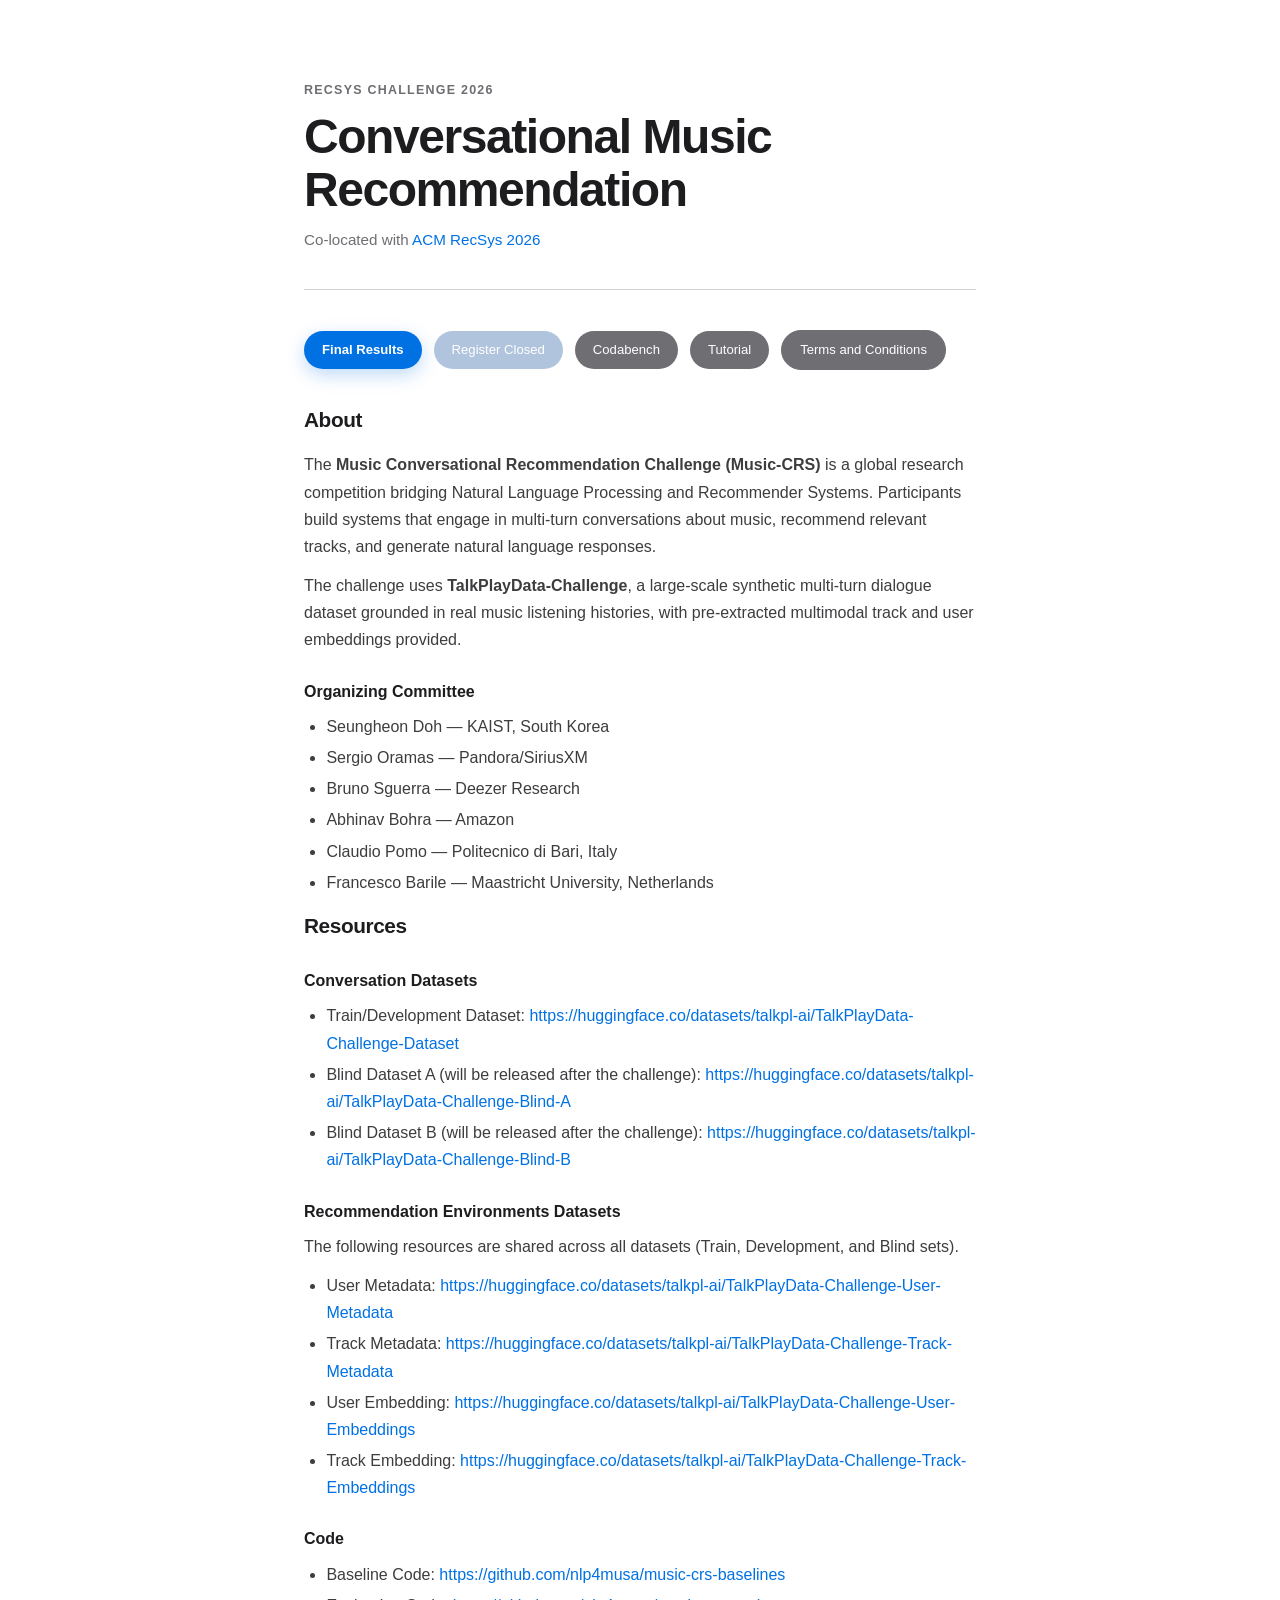
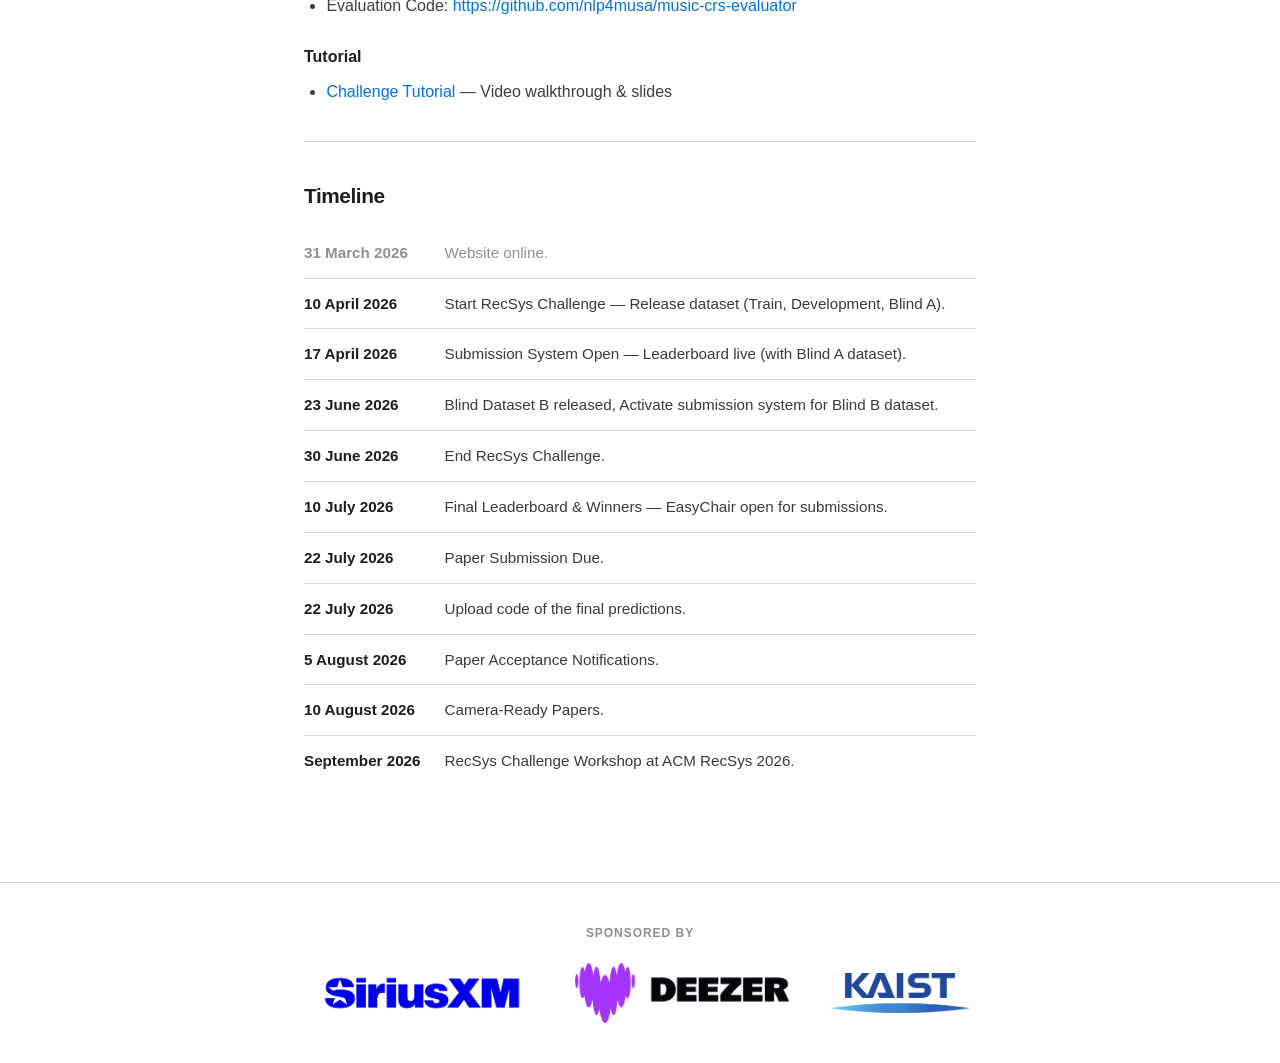
<file: index.html>
<!DOCTYPE html>
<html lang="en">

<head>
  <meta charset="UTF-8" />
  <meta name="viewport" content="width=device-width, initial-scale=1.0" />
  <title>Music-CRS Challenge 2026</title>
  <link rel="stylesheet" href="style.css" />
</head>

<body>

  <main class="page">

    <header class="page-header">
      <p class="eyebrow">RecSys Challenge 2026</p>
      <h1>Conversational Music<br>Recommendation</h1>
      <p class="subtitle">Co-located with <a href="https://recsyschallenge.com" target="_blank" rel="noopener noreferrer">ACM RecSys 2026</a>
      </p>
    </header>

    <hr />

    <section class="actions-section actions-before-about" aria-label="Challenge links">
      <div class="action-buttons">
        <a class="btn-register btn-results" href="results.html">Final Results</a>
        <span class="btn-register disabled" aria-disabled="true">Register Closed</span>
        <a class="btn-register btn-codabench" href="https://www.codabench.org/competitions/15786/" target="_blank" rel="noopener noreferrer">Codabench</a>
        <a class="btn-register btn-tutorial" href="tutorial.html">Tutorial</a>
        <a class="btn-terms" href="terms.html">Terms and Conditions</a>
      </div>
    </section>

    <section class="md-section">
      <h2>About</h2>
      <p>The <strong>Music Conversational Recommendation Challenge (Music-CRS)</strong> is a global research competition
        bridging Natural Language Processing and Recommender Systems. Participants build systems that engage in
        multi-turn conversations about music, recommend relevant tracks, and generate natural language responses.</p>
      <p>The challenge uses <strong>TalkPlayData-Challenge</strong>, a large-scale synthetic multi-turn dialogue dataset
        grounded in real music listening histories, with pre-extracted multimodal track and user embeddings provided.
      </p>

      <h3>Organizing Committee</h3>
      <ul>
        <li>Seungheon Doh — KAIST, South Korea</li>
        <li>Sergio Oramas — Pandora/SiriusXM</li>
        <li>Bruno Sguerra — Deezer Research</li>
        <li>Abhinav Bohra — Amazon</li>
        <li>Claudio Pomo — Politecnico di Bari, Italy</li>
        <li>Francesco Barile — Maastricht University, Netherlands</li>
      </ul>

      <h2>Resources</h2>
      <h3>Conversation Datasets</h3>
      <ul>
        <li>Train/Development Dataset: <a
            href="https://huggingface.co/datasets/talkpl-ai/TalkPlayData-Challenge-Dataset"
            target="_blank">https://huggingface.co/datasets/talkpl-ai/TalkPlayData-Challenge-Dataset</a></li>
        <li>Blind Dataset A (will be released after the challenge): <a
            href="https://huggingface.co/datasets/talkpl-ai/TalkPlayData-Challenge-Blind-A"
            target="_blank">https://huggingface.co/datasets/talkpl-ai/TalkPlayData-Challenge-Blind-A</a></li>
        <li>Blind Dataset B (will be released after the challenge): <a
            href="https://huggingface.co/datasets/talkpl-ai/TalkPlayData-Challenge-Blind-B"
            target="_blank">https://huggingface.co/datasets/talkpl-ai/TalkPlayData-Challenge-Blind-B</a></li>
      </ul>
      <h3>Recommendation Environments Datasets</h3>
      <p>The following resources are shared across all datasets (Train, Development, and Blind sets).</p>
      <ul>
        <li>User Metadata: <a href="https://huggingface.co/datasets/talkpl-ai/TalkPlayData-Challenge-User-Metadata"
            target="_blank">https://huggingface.co/datasets/talkpl-ai/TalkPlayData-Challenge-User-Metadata</a></li>
        <li>Track Metadata: <a href="https://huggingface.co/datasets/talkpl-ai/TalkPlayData-Challenge-Track-Metadata"
            target="_blank">https://huggingface.co/datasets/talkpl-ai/TalkPlayData-Challenge-Track-Metadata</a></li>
        <li>User Embedding: <a href="https://huggingface.co/datasets/talkpl-ai/TalkPlayData-Challenge-User-Embeddings"
            target="_blank">https://huggingface.co/datasets/talkpl-ai/TalkPlayData-Challenge-User-Embeddings</a></li>
        <li>Track Embedding: <a href="https://huggingface.co/datasets/talkpl-ai/TalkPlayData-Challenge-Track-Embeddings"
            target="_blank">https://huggingface.co/datasets/talkpl-ai/TalkPlayData-Challenge-Track-Embeddings</a></li>
      </ul>
      <h3>Code</h3>
      <ul>
        <li>Baseline Code: <a href="https://github.com/nlp4musa/music-crs-baselines"
            target="_blank">https://github.com/nlp4musa/music-crs-baselines</a></li>
        <li>Evaluation Code: <a href="https://github.com/nlp4musa/music-crs-evaluator"
            target="_blank">https://github.com/nlp4musa/music-crs-evaluator</a></li>
      </ul>
      <h3>Tutorial</h3>
      <ul>
        <li><a href="tutorial.html">Challenge Tutorial</a> — Video walkthrough &amp; slides</li>
      </ul>
    </section>


    <hr />

    <section class="md-section">
      <h2>Timeline</h2>
      <table class="timeline-table">
        <tbody>
          <tr class="timeline-past">
            <td class="tl-date">31 March 2026</td>
            <td class="tl-event">Website online.</td>
          </tr>
          <tr>
            <td class="tl-date">10 April 2026</td>
            <td class="tl-event">Start RecSys Challenge — Release dataset (Train, Development, Blind A).</td>
          </tr>
          <tr>
            <td class="tl-date">17 April 2026</td>
            <td class="tl-event">Submission System Open — Leaderboard live (with Blind A dataset).</td>
          </tr>
          <tr>
            <td class="tl-date">23 June 2026</td>
            <td class="tl-event">Blind Dataset B released, Activate submission system for Blind B dataset.</td>
          </tr>
          <tr>
            <td class="tl-date">30 June 2026</td>
            <td class="tl-event">End RecSys Challenge.</td>
          </tr>
          <tr>
            <td class="tl-date">10 July 2026</td>
            <td class="tl-event">Final Leaderboard &amp; Winners — EasyChair open for submissions.</td>
          </tr>
          <tr>
            <td class="tl-date">22 July 2026</td>
            <td class="tl-event">Paper Submission Due.</td>
          </tr>
          <tr>
            <td class="tl-date">22 July 2026</td>
            <td class="tl-event">Upload code of the final predictions.</td>
          </tr>
          <tr>
            <td class="tl-date">5 August 2026</td>
            <td class="tl-event">Paper Acceptance Notifications.</td>
          </tr>
          <tr>
            <td class="tl-date">10 August 2026</td>
            <td class="tl-event">Camera-Ready Papers.</td>
          </tr>
          <tr>
            <td class="tl-date">September 2026</td>
            <td class="tl-event">RecSys Challenge Workshop at ACM RecSys 2026.</td>
          </tr>
        </tbody>
      </table>
    </section>

  </main>

  <footer class="site-footer">
    <p class="footer-label">Sponsored by</p>
    <div class="footer-logos">
      <img src="static/logo1.png" alt="Sponsor 1" />
      <img src="static/logo2.png" alt="Sponsor 2" />
      <img src="static/logo3.png" alt="Sponsor 3" />
    </div>
  </footer>

  <!-- MODAL: REGISTER -->
  <div id="registerModal" class="modal-overlay" role="dialog" aria-modal="true">
    <div class="modal">
      <button class="modal-close" onclick="closeModal('registerModal')">&times;</button>
      <div class="modal-header">
        <h2>Register Your Team</h2>
        <p>Music-CRS Challenge 2026</p>
      </div>

      <form id="registerForm" class="reg-form" onsubmit="handleRegister(event)">
        <div class="form-section">
          <h3>Team</h3>
          <div class="form-row">
            <div class="form-group">
              <label>Team Name <span class="req">*</span></label>
              <input type="text" placeholder="e.g. MusicMinds" required />
            </div>
            <div class="form-group">
              <label>Team Size <span class="req">*</span></label>
              <select required>
                <option value="">Select</option>
                <option>1</option>
                <option>2</option>
                <option>3</option>
                <option>4</option>
                <option>5</option>
                <option>6</option>
                <option>7</option>
                <option>8</option>
                <option>9</option>
                <option>10</option>
              </select>
            </div>
          </div>
          <div class="form-group">
            <label>Institution / Organization <span class="req">*</span></label>
            <input type="text" placeholder="e.g. MIT, Google Research" required />
          </div>
          <div class="form-group checkbox-group">
            <label><input type="checkbox" /> Register as an Academic Team (≥50% from academic institution)</label>
          </div>
        </div>

        <div class="form-section">
          <h3>Team Leader</h3>
          <div class="form-row">
            <div class="form-group">
              <label>First Name <span class="req">*</span></label>
              <input type="text" placeholder="First name" required />
            </div>
            <div class="form-group">
              <label>Last Name <span class="req">*</span></label>
              <input type="text" placeholder="Last name" required />
            </div>
          </div>
          <div class="form-group">
            <label>Official Email <span class="req">*</span></label>
            <input type="email" placeholder="you@institution.edu" required />
          </div>
          <div class="form-group">
            <label>Country <span class="req">*</span></label>
            <select required>
              <option value="">Select country</option>
              <option>United States</option>
              <option>United Kingdom</option>
              <option>Germany</option>
              <option>France</option>
              <option>China</option>
              <option>Japan</option>
              <option>South Korea</option>
              <option>Canada</option>
              <option>Australia</option>
              <option>India</option>
              <option>Other</option>
            </select>
          </div>
        </div>

        <div class="form-section">
          <h3>Agreement</h3>
          <div class="form-group checkbox-group">
            <label><input type="checkbox" required /> I have read and agree to the <a href="terms.html"
                target="_blank">Terms and Conditions</a> <span class="req">*</span></label>
          </div>
          <div class="form-group checkbox-group">
            <label><input type="checkbox" required /> I consent to the processing of my personal data as described in
              the Terms <span class="req">*</span></label>
          </div>
          <div class="form-group checkbox-group">
            <label><input type="checkbox" required /> I confirm I have no conflict of interest with the challenge
              organizers <span class="req">*</span></label>
          </div>
        </div>

        <div class="form-actions">
          <button type="button" class="btn-cancel" onclick="closeModal('registerModal')">Cancel</button>
          <button type="submit" class="btn-submit">Submit Registration</button>
        </div>
      </form>

      <div id="reg-success" class="reg-success hidden">
        <p class="success-mark">&#10003;</p>
        <h3>Registration Submitted</h3>
        <p>Your team will be manually reviewed. Expect a confirmation email within 2–3 business days.</p>
        <button class="btn-submit" onclick="closeModal('registerModal')">Done</button>
      </div>
    </div>
  </div>

  <script>
    function openModal(id) {
      document.getElementById(id).classList.add('active');
      document.body.style.overflow = 'hidden';
    }
    function closeModal(id) {
      document.getElementById(id).classList.remove('active');
      document.body.style.overflow = '';
    }
    document.querySelectorAll('.modal-overlay').forEach(o => {
      o.addEventListener('click', e => { if (e.target === o) closeModal(o.id); });
    });
    document.addEventListener('keydown', e => {
      if (e.key === 'Escape')
        document.querySelectorAll('.modal-overlay.active').forEach(m => closeModal(m.id));
    });
    function handleRegister(e) {
      e.preventDefault();
      document.getElementById('registerForm').classList.add('hidden');
      document.getElementById('reg-success').classList.remove('hidden');
    }
  </script>
</body>

</html>
</file>
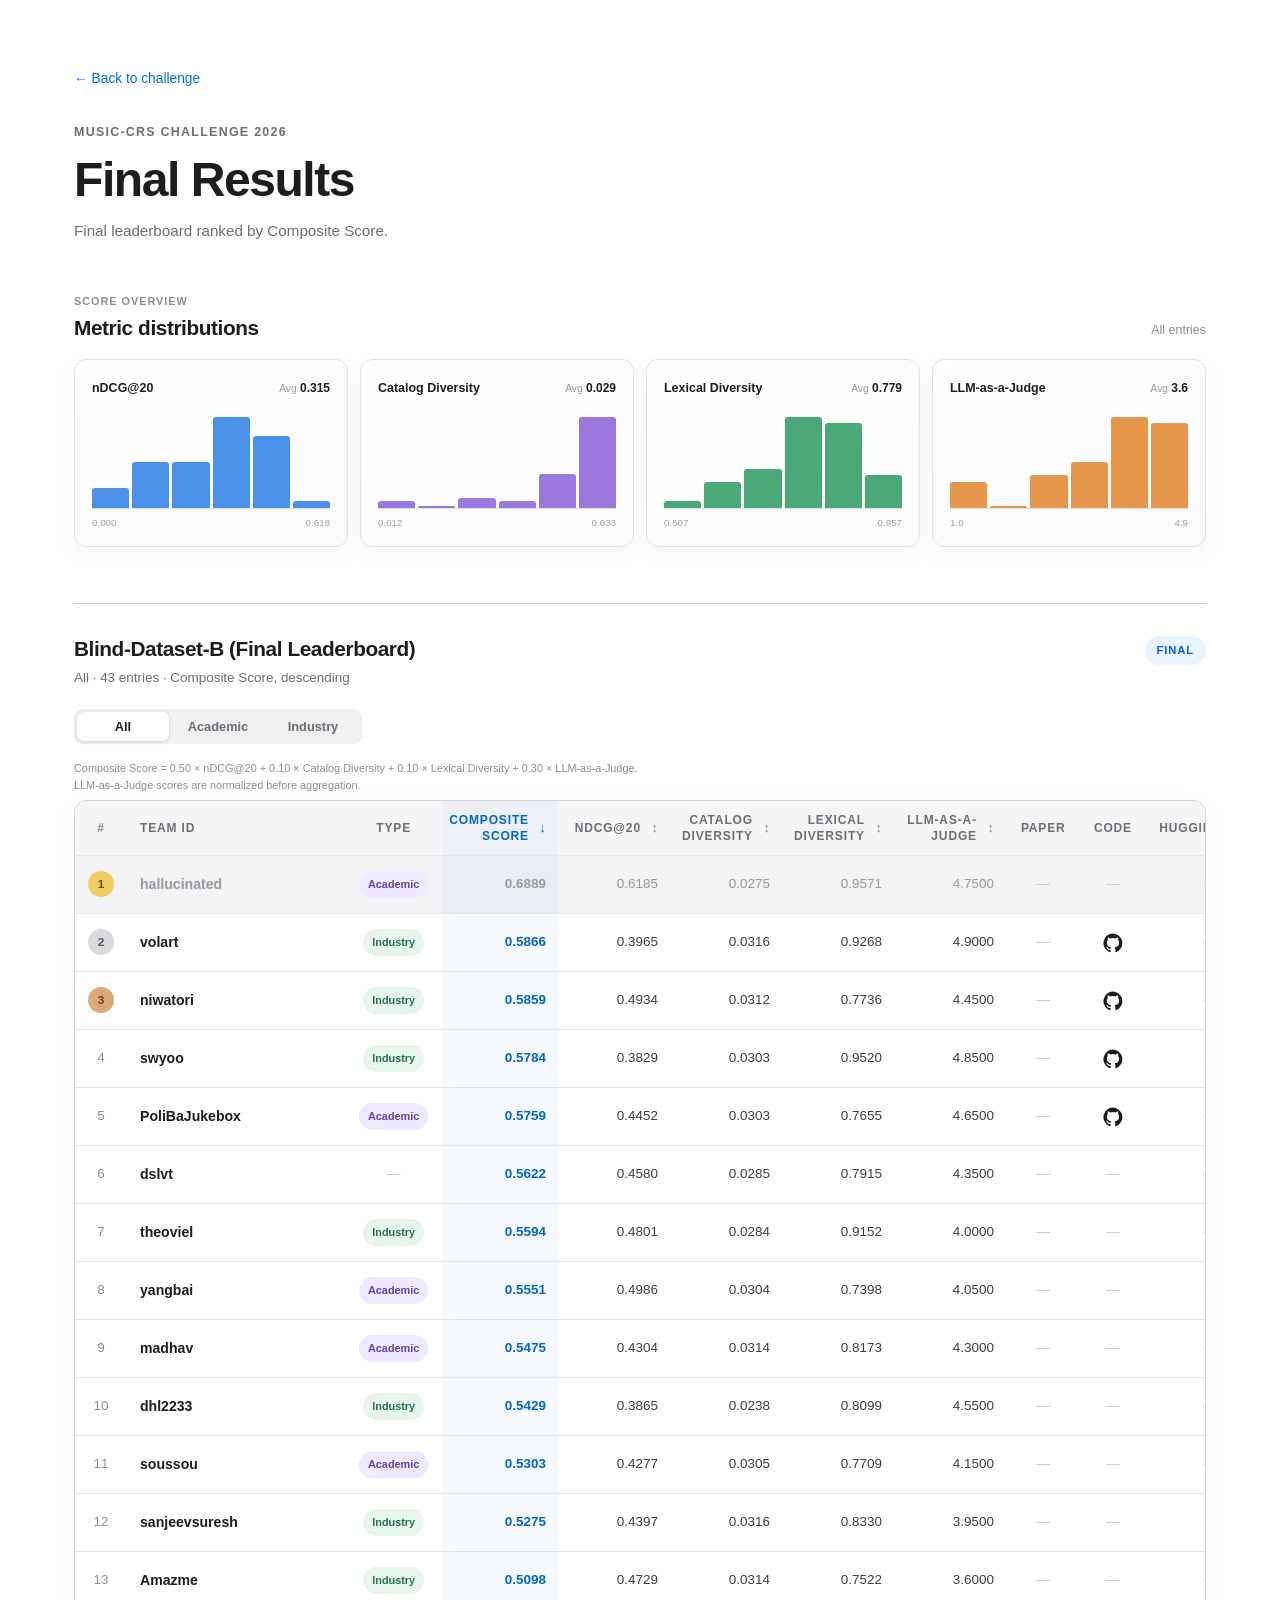
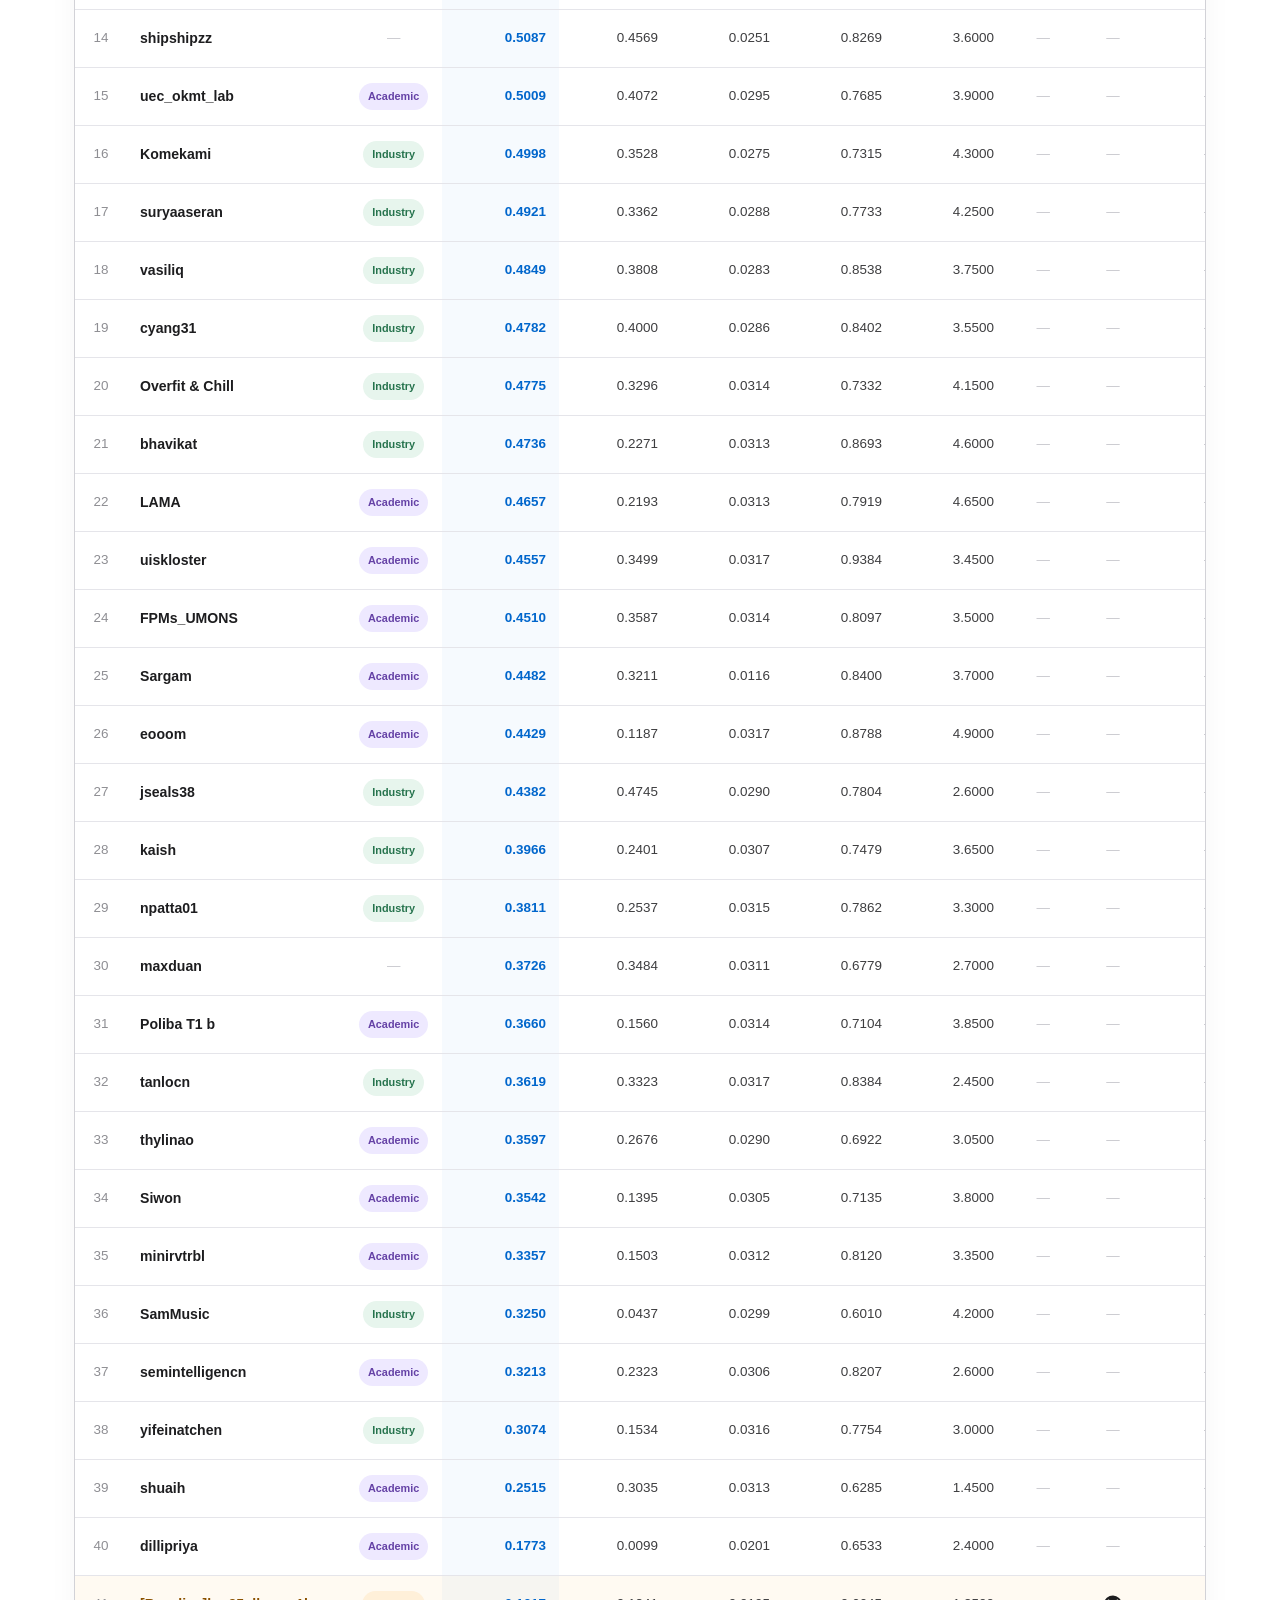
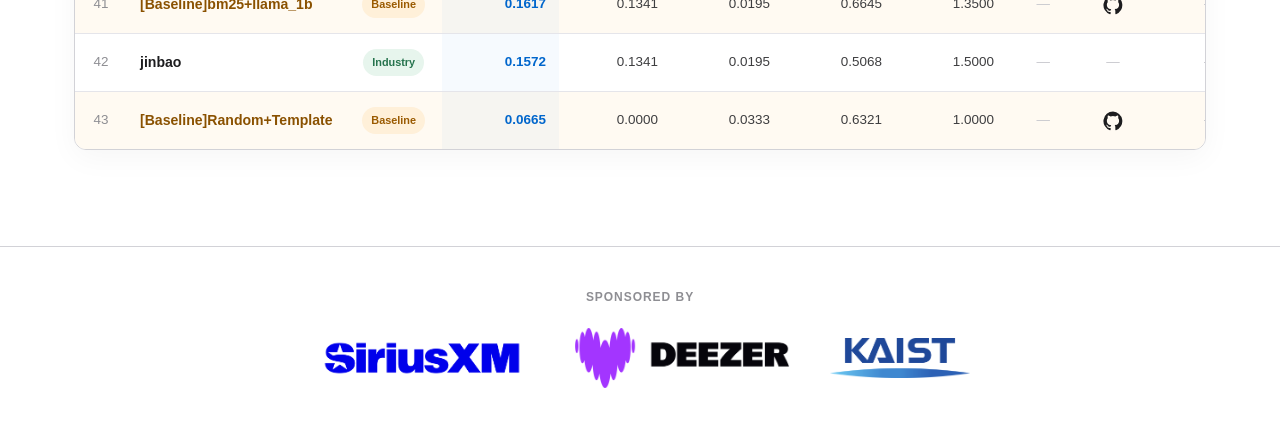
<file: results.html>
<!DOCTYPE html>
<html lang="en">

<head>
  <meta charset="UTF-8" />
  <meta name="viewport" content="width=device-width, initial-scale=1.0" />
  <meta name="description" content="Final leaderboard for the Music-CRS Challenge 2026." />
  <title>Final Results — Music-CRS Challenge 2026</title>
  <link rel="stylesheet" href="style.css" />
</head>

<body>
  <main class="results-page">
    <a class="back-link" href="index.html">← Back to challenge</a>

    <header class="results-header">
      <p class="eyebrow">Music-CRS Challenge 2026</p>
      <h1>Final Results</h1>
      <p class="subtitle">Final leaderboard ranked by Composite Score.</p>
    </header>

    <section class="distribution-section" aria-labelledby="distribution-title">
      <div class="distribution-heading">
        <div>
          <p class="section-kicker">Score overview</p>
          <h2 id="distribution-title">Metric distributions</h2>
        </div>
        <p id="distribution-track-label" class="distribution-track-label">All teams</p>
      </div>
      <div id="distribution-grid" class="distribution-grid"></div>
    </section>

    <section class="leaderboard-section" aria-labelledby="leaderboard-title">
      <div class="leaderboard-heading">
        <div>
          <h2 id="leaderboard-title">Blind-Dataset-B (Final Leaderboard)</h2>
          <p id="results-summary" class="results-summary" aria-live="polite">Loading results…</p>
        </div>
        <span class="final-badge">Final</span>
      </div>

      <div class="track-tabs" role="tablist" aria-label="Leaderboard track">
        <button class="track-tab active" id="tab-all" type="button" role="tab" aria-selected="true" data-track="all">All</button>
        <button class="track-tab" id="tab-academic" type="button" role="tab" aria-selected="false" data-track="academic">Academic</button>
        <button class="track-tab" id="tab-industry" type="button" role="tab" aria-selected="false" data-track="industry">Industry</button>
      </div>

      <p class="score-formula">
        Composite Score = 0.50 × nDCG@20 + 0.10 × Catalog Diversity + 0.10 × Lexical Diversity + 0.30 × LLM-as-a-Judge.<br />
        LLM-as-a-Judge scores are normalized before aggregation.
      </p>

      <div class="leaderboard-table-wrap" tabindex="0" role="region" aria-label="Blind-Dataset-B results table" aria-live="polite">
        <table class="leaderboard-table">
          <thead>
            <tr>
              <th scope="col" class="rank-column"><span class="sr-only">Rank</span>#</th>
              <th scope="col">Team ID</th>
              <th scope="col" class="track-column">Type</th>
              <th scope="col" class="numeric-column score-column sortable-column" aria-sort="descending"><button class="sort-button active" type="button" data-sort="Composite Score">Composite<br />Score <span class="sort-indicator" aria-hidden="true">↓</span></button></th>
              <th scope="col" class="numeric-column sortable-column"><button class="sort-button" type="button" data-sort="nDCG@20">nDCG@20 <span class="sort-indicator" aria-hidden="true">↕</span></button></th>
              <th scope="col" class="numeric-column sortable-column"><button class="sort-button" type="button" data-sort="Catalog Diversity">Catalog<br />Diversity <span class="sort-indicator" aria-hidden="true">↕</span></button></th>
              <th scope="col" class="numeric-column sortable-column"><button class="sort-button" type="button" data-sort="Lexical Diversity">Lexical<br />Diversity <span class="sort-indicator" aria-hidden="true">↕</span></button></th>
              <th scope="col" class="numeric-column sortable-column"><button class="sort-button" type="button" data-sort="LLM-as-a-Judge">LLM-as-a-<br />Judge <span class="sort-indicator" aria-hidden="true">↕</span></button></th>
              <th scope="col" class="resource-column">Paper</th>
              <th scope="col" class="resource-column">Code</th>
              <th scope="col" class="resource-column">Hugging Face</th>
            </tr>
          </thead>
          <tbody id="leaderboard-body">
            <tr>
              <td class="loading-cell" colspan="11">Loading leaderboard…</td>
            </tr>
          </tbody>
        </table>
      </div>
      <p class="scroll-hint">Scroll horizontally to see all metrics on smaller screens.</p>
      <p id="results-error" class="results-error" hidden>
        The leaderboard could not be loaded. Please serve this site through a web server and try again.
      </p>
    </section>
  </main>

  <footer class="site-footer">
    <p class="footer-label">Sponsored by</p>
    <div class="footer-logos">
      <img src="static/logo1.png" alt="Sponsor 1" />
      <img src="static/logo2.png" alt="Sponsor 2" />
      <img src="static/logo3.png" alt="Sponsor 3" />
    </div>
  </footer>

  <script>
    const displayedColumns = [
      "Team ID",
      "Composite Score",
      "nDCG@20",
      "Catalog Diversity",
      "Lexical Diversity",
      "LLM-as-a-Judge",
      "Code",
      "Huggingface",
      "Paper"
    ];

    const trackLabels = {
      all: "All",
      academic: "Academic",
      industry: "Industry"
    };

    let allResults = [];
    let trackIndexes = {};
    let activeTrack = "all";
    let activeSort = "Composite Score";
    let sortDirection = "descending";
    const distributionMetrics = [
      { key: "nDCG@20", label: "nDCG@20", color: "blue" },
      { key: "Catalog Diversity", label: "Catalog Diversity", color: "purple" },
      { key: "Lexical Diversity", label: "Lexical Diversity", color: "green" },
      { key: "LLM-as-a-Judge", label: "LLM-as-a-Judge", color: "orange" }
    ];

    function parseCSV(text) {
      const rows = [];
      let row = [];
      let value = "";
      let inQuotes = false;

      for (let index = 0; index < text.length; index += 1) {
        const character = text[index];

        if (character === '"') {
          if (inQuotes && text[index + 1] === '"') {
            value += '"';
            index += 1;
          } else {
            inQuotes = !inQuotes;
          }
        } else if (character === "," && !inQuotes) {
          row.push(value.trim());
          value = "";
        } else if ((character === "\n" || character === "\r") && !inQuotes) {
          if (character === "\r" && text[index + 1] === "\n") index += 1;
          row.push(value.trim());
          if (row.some((cell) => cell !== "")) rows.push(row);
          row = [];
          value = "";
        } else {
          value += character;
        }
      }

      if (value || row.length) {
        row.push(value.trim());
        rows.push(row);
      }

      const headers = rows.shift().map((header) => header.replace(/^\uFEFF/, ""));
      return rows.map((cells) => Object.fromEntries(headers.map((header, index) => [header, cells[index] || ""])));
    }

    function metricCell(value, emphasis = false) {
      const cell = document.createElement("td");
      cell.className = `numeric-column metric${emphasis ? " composite-value" : ""}`;
      const number = Number(value);
      cell.textContent = Number.isFinite(number) ? number.toFixed(4) : "—";
      return cell;
    }

    function resourceCell(value, label) {
      const cell = document.createElement("td");
      cell.className = "resource-column";
      const cleanedValue = String(value ?? "").trim();

      if (!cleanedValue || cleanedValue.toLowerCase() === "n/a") {
        cell.innerHTML = '<span class="unavailable" aria-label="Not available">—</span>';
        return cell;
      }

      const href = /^https?:\/\//i.test(cleanedValue)
        ? cleanedValue
        : label === "Hugging Face"
          ? `https://huggingface.co/${cleanedValue}`
          : cleanedValue;
      const link = document.createElement("a");
      link.className = `resource-link${label === "Code" ? " github-link" : ""}`;
      link.href = href;
      link.target = "_blank";
      link.rel = "noopener noreferrer";
      if (label === "Code") {
        link.innerHTML = `
          <svg class="github-icon" viewBox="0 0 24 24" aria-hidden="true">
            <path fill="currentColor" d="M12 .7a11.5 11.5 0 0 0-3.64 22.4c.58.1.79-.25.79-.56v-2.23c-3.22.7-3.9-1.37-3.9-1.37-.52-1.34-1.28-1.7-1.28-1.7-1.05-.72.08-.7.08-.7 1.16.08 1.77 1.19 1.77 1.19 1.03 1.77 2.7 1.26 3.36.96.1-.75.4-1.26.73-1.55-2.57-.29-5.28-1.29-5.28-5.68 0-1.26.45-2.28 1.19-3.09-.12-.29-.52-1.46.11-3.05 0 0 .97-.31 3.16 1.18a10.9 10.9 0 0 1 5.76 0c2.2-1.49 3.16-1.18 3.16-1.18.63 1.59.23 2.76.11 3.05.74.81 1.19 1.83 1.19 3.09 0 4.4-2.71 5.38-5.29 5.67.42.36.79 1.06.79 2.14v3.18c0 .31.21.67.8.56A11.5 11.5 0 0 0 12 .7Z" />
          </svg>
        `;
      } else {
        link.textContent = label === "Hugging Face" ? "HF ↗" : `${label} ↗`;
      }
      link.setAttribute("aria-label", `${label} for this team (opens in a new tab)`);
      cell.appendChild(link);
      return cell;
    }

    function getTrack(row) {
      const value = String(row["Team Track"] || "").trim().toLowerCase();
      if (value === "baseline") return "baseline";
      if (value.startsWith("academic")) return "academic";
      if (value.startsWith("industry")) return "industry";
      if (trackIndexes.academic?.has(row.uuid)) return "academic";
      if (trackIndexes.industry?.has(row.uuid)) return "industry";
      return "";
    }

    function trackCell(row) {
      const cell = document.createElement("td");
      cell.className = "track-column";
      const track = getTrack(row);

      if (track) {
        const badge = document.createElement("span");
        badge.className = `track-badge track-${track}`;
        badge.textContent = track === "baseline" ? "Baseline" : track[0].toUpperCase() + track.slice(1);
        cell.appendChild(badge);
      } else {
        cell.innerHTML = '<span class="unavailable" aria-label="Track not specified">—</span>';
      }
      return cell;
    }

    function renderLeaderboard(rows) {
      const body = document.getElementById("leaderboard-body");
      body.replaceChildren();

      rows
        .filter((row) => row["Team ID"])
        .sort((a, b) => {
          const difference = Number(a[activeSort]) - Number(b[activeSort]);
          return sortDirection === "ascending" ? difference : -difference;
        })
        .forEach((row, index) => {
          const tableRow = document.createElement("tr");
          if (getTrack(row) === "baseline") tableRow.classList.add("baseline-row");
          if (index < 3) tableRow.classList.add("podium-row", `rank-${index + 1}`);
          if (["yes", "o"].includes((row["Use Testset"] || "").trim().toLowerCase())) {
            tableRow.classList.add("under-review");
            tableRow.dataset.tooltip = "Additional verification is currently in progress.";
            tableRow.setAttribute("aria-label", `${row["Team ID"]}: Additional verification is currently in progress.`);
          }

          const rank = document.createElement("td");
          rank.className = "rank-column";
          rank.innerHTML = index < 3
            ? `<span class="rank-medal" aria-label="Rank ${index + 1}">${index + 1}</span>`
            : `<span class="rank-number">${index + 1}</span>`;

          const team = document.createElement("th");
          team.scope = "row";
          team.className = "team-name";
          team.textContent = row["Team ID"];

          tableRow.append(
            rank,
            team,
            trackCell(row),
            metricCell(row["Composite Score"], true),
            metricCell(row["nDCG@20"]),
            metricCell(row["Catalog Diversity"]),
            metricCell(row["Lexical Diversity"]),
            metricCell(row["LLM-as-a-Judge"]),
            resourceCell(row.Paper || "", "Paper"),
            resourceCell(row.Code, "Code"),
            resourceCell(row.Huggingface, "Hugging Face")
          );
          body.appendChild(tableRow);
        });

      const directionLabel = sortDirection === "ascending" ? "ascending" : "descending";
      const entryLabel = activeTrack === "all" ? "entries" : "teams";
      document.getElementById("results-summary").textContent = `${trackLabels[activeTrack]} · ${body.rows.length} ${entryLabel} · ${activeSort}, ${directionLabel}`;
    }

    function formatChartValue(value, metric) {
      return metric === "LLM-as-a-Judge" ? value.toFixed(1) : value.toFixed(3);
    }

    function renderDistributions(rows) {
      const grid = document.getElementById("distribution-grid");
      grid.replaceChildren();
      document.getElementById("distribution-track-label").textContent = activeTrack === "all"
        ? "All entries"
        : `${trackLabels[activeTrack]} teams`;

      distributionMetrics.forEach((metric) => {
        const values = rows
          .map((row) => Number(row[metric.key]))
          .filter(Number.isFinite);
        const minimum = Math.min(...values);
        const maximum = Math.max(...values);
        const average = values.reduce((sum, value) => sum + value, 0) / values.length;
        const binCount = 6;
        const span = maximum - minimum || 1;
        const bins = Array.from({ length: binCount }, () => 0);

        values.forEach((value) => {
          const index = Math.min(binCount - 1, Math.floor(((value - minimum) / span) * binCount));
          bins[index] += 1;
        });

        const largestBin = Math.max(...bins, 1);
        const card = document.createElement("article");
        card.className = `distribution-card chart-${metric.color}`;
        card.innerHTML = `
          <div class="chart-card-heading">
            <h3>${metric.label}</h3>
            <p><span>Avg</span> ${formatChartValue(average, metric.key)}</p>
          </div>
          <div class="bar-chart" role="img" aria-label="Distribution of ${metric.label} across ${values.length} teams"></div>
          <div class="chart-axis"><span>${formatChartValue(minimum, metric.key)}</span><span>${formatChartValue(maximum, metric.key)}</span></div>
        `;

        const chart = card.querySelector(".bar-chart");
        bins.forEach((count, index) => {
          const lower = minimum + (span * index) / binCount;
          const upper = minimum + (span * (index + 1)) / binCount;
          const bar = document.createElement("div");
          bar.className = "distribution-bar";
          bar.style.height = `${Math.max(count ? 8 : 2, (count / largestBin) * 100)}%`;
          bar.dataset.tooltip = `${formatChartValue(lower, metric.key)}–${formatChartValue(upper, metric.key)} · ${count} team${count === 1 ? "" : "s"}`;
          bar.setAttribute("aria-label", bar.dataset.tooltip);
          chart.appendChild(bar);
        });
        grid.appendChild(card);
      });
    }

    function updateSortButtons() {
      document.querySelectorAll(".sort-button").forEach((button) => {
        const isActive = button.dataset.sort === activeSort;
        const header = button.closest("th");
        const indicator = button.querySelector(".sort-indicator");
        button.classList.toggle("active", isActive);
        header.removeAttribute("aria-sort");
        indicator.textContent = isActive ? (sortDirection === "ascending" ? "↑" : "↓") : "↕";
        if (isActive) header.setAttribute("aria-sort", sortDirection);
      });
    }

    function sortBy(metric) {
      if (activeSort === metric) {
        sortDirection = sortDirection === "descending" ? "ascending" : "descending";
      } else {
        activeSort = metric;
        sortDirection = "descending";
      }
      updateSortButtons();
      showTrack(activeTrack);
    }

    function showTrack(track) {
      activeTrack = track;
      document.querySelectorAll(".track-tab").forEach((tab) => {
        const isActive = tab.dataset.track === track;
        tab.classList.toggle("active", isActive);
        tab.setAttribute("aria-selected", String(isActive));
      });

      const filteredRows = track === "all"
        ? allResults
        : allResults.filter((row) => getTrack(row) === track);
      renderDistributions(filteredRows);
      renderLeaderboard(filteredRows);
    }

    function fetchText(path) {
      return fetch(path).then((response) => {
        if (!response.ok) throw new Error(`${path}: HTTP ${response.status}`);
        return response.text();
      });
    }

    Promise.all([
      fetchText("static/results.csv"),
      fetchText("static/all_uuid.txt"),
      fetchText("static/academic_track_uuid.txt"),
      fetchText("static/industry_track_uuid.txt")
    ])
      .then(([csvText, allIndex, academicIndex, industryIndex]) => {
        const rows = parseCSV(csvText);
        const optionalColumns = new Set(["Paper", "Code", "Huggingface"]);
        const requiredColumns = displayedColumns.filter((column) => !optionalColumns.has(column));
        if (!rows.length || requiredColumns.some((column) => !(column in rows[0]))) {
          throw new Error("The results file is empty or has unexpected columns.");
        }

        const toIndex = (text) => new Set(text.split(/\r?\n/).map((value) => value.trim()).filter(Boolean));
        allResults = rows;
        trackIndexes = {
          all: toIndex(allIndex),
          academic: toIndex(academicIndex),
          industry: toIndex(industryIndex)
        };
        showTrack("all");

        document.querySelectorAll(".track-tab").forEach((tab) => {
          tab.addEventListener("click", () => showTrack(tab.dataset.track));
        });
        document.querySelectorAll(".sort-button").forEach((button) => {
          button.addEventListener("click", () => sortBy(button.dataset.sort));
        });
      })
      .catch((error) => {
        console.error(error);
        document.getElementById("leaderboard-body").innerHTML = '<tr><td class="loading-cell" colspan="11">Results unavailable</td></tr>';
        document.getElementById("results-summary").textContent = "Unable to load results";
        document.getElementById("results-error").hidden = false;
      });
  </script>
</body>

</html>
</file>
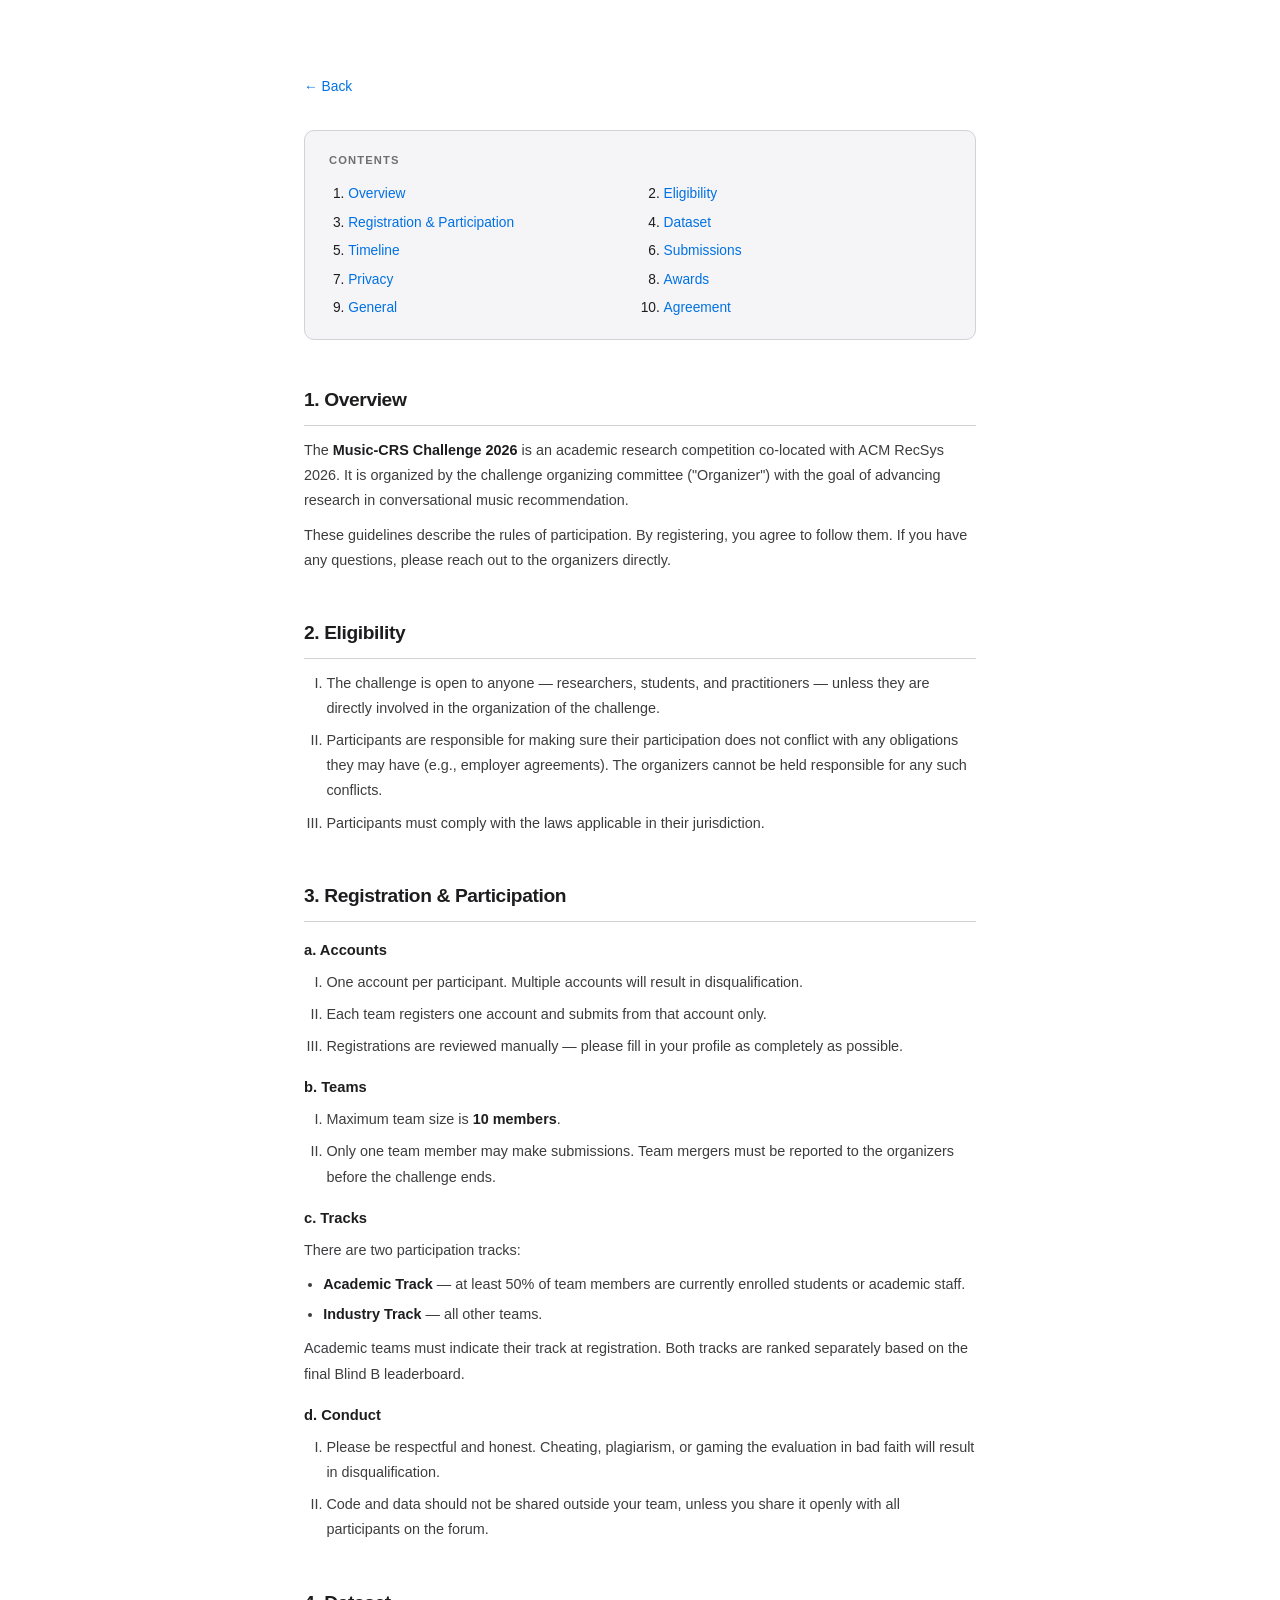
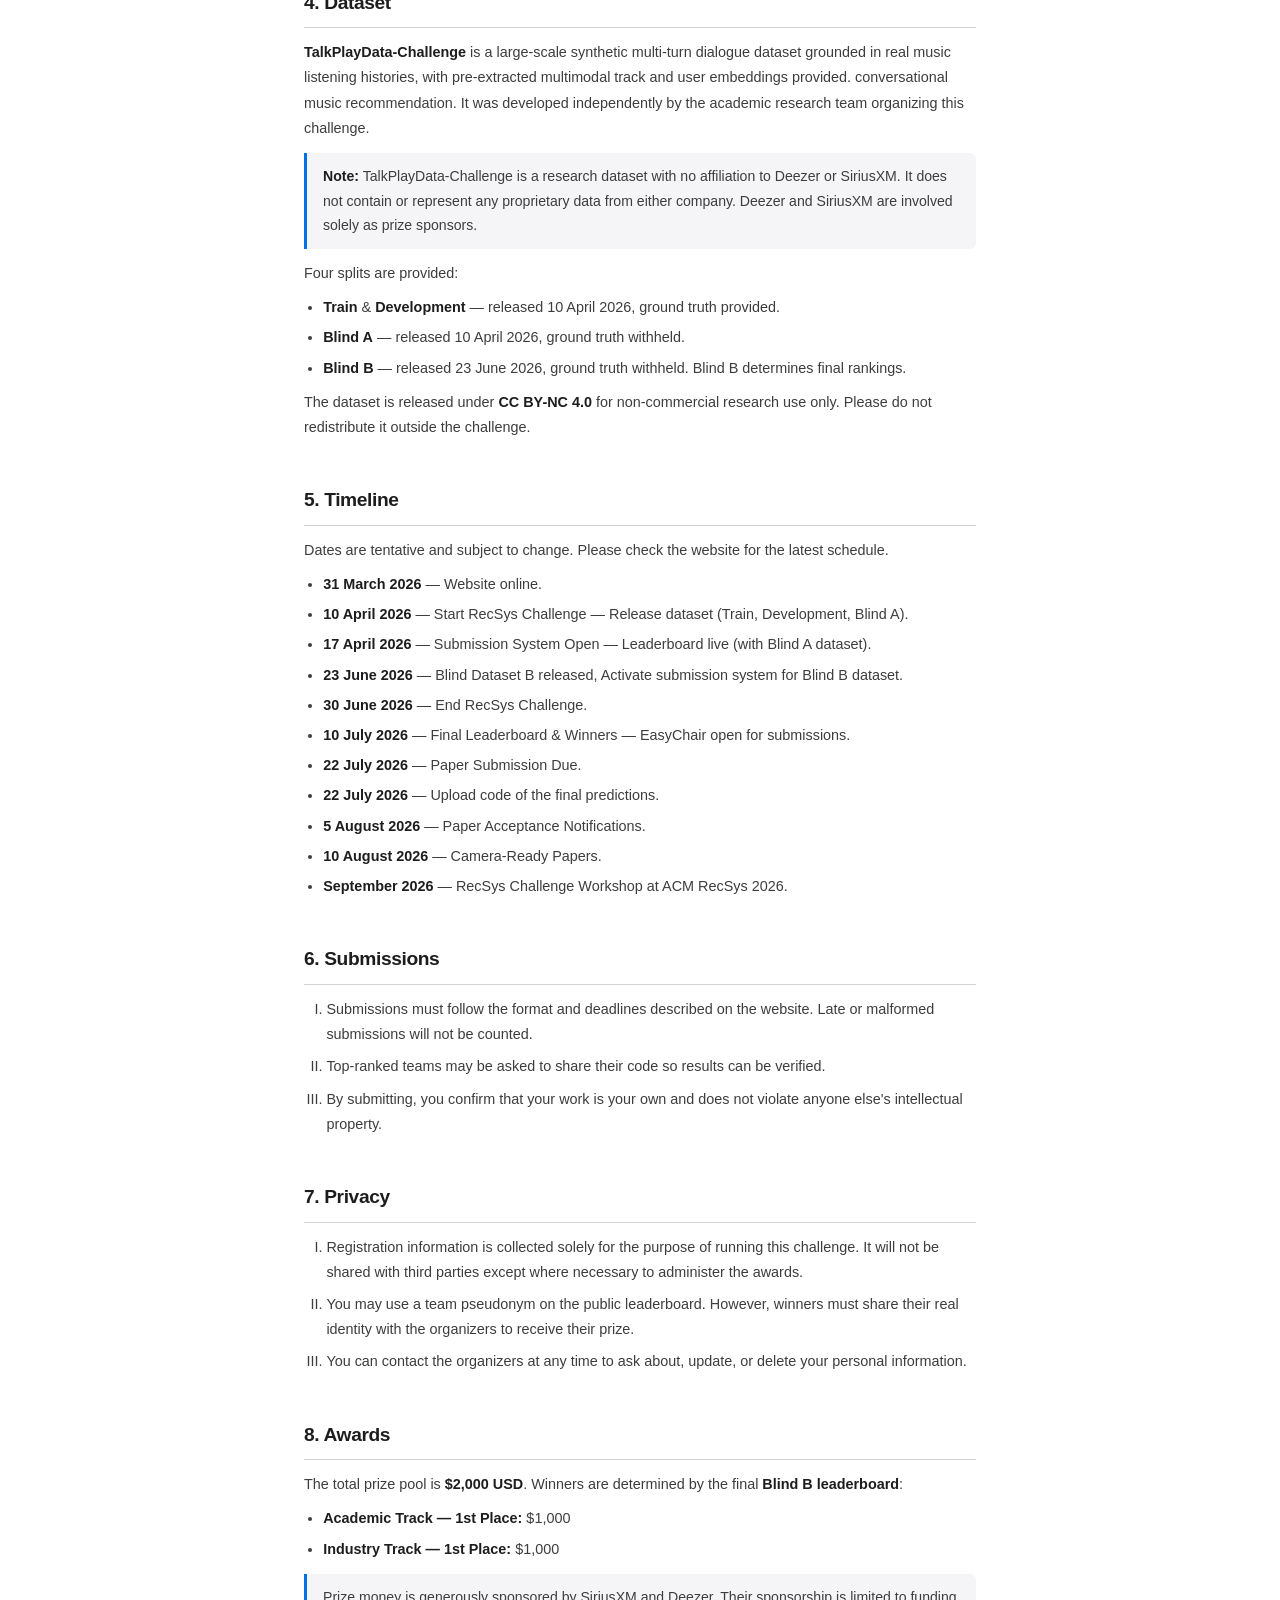
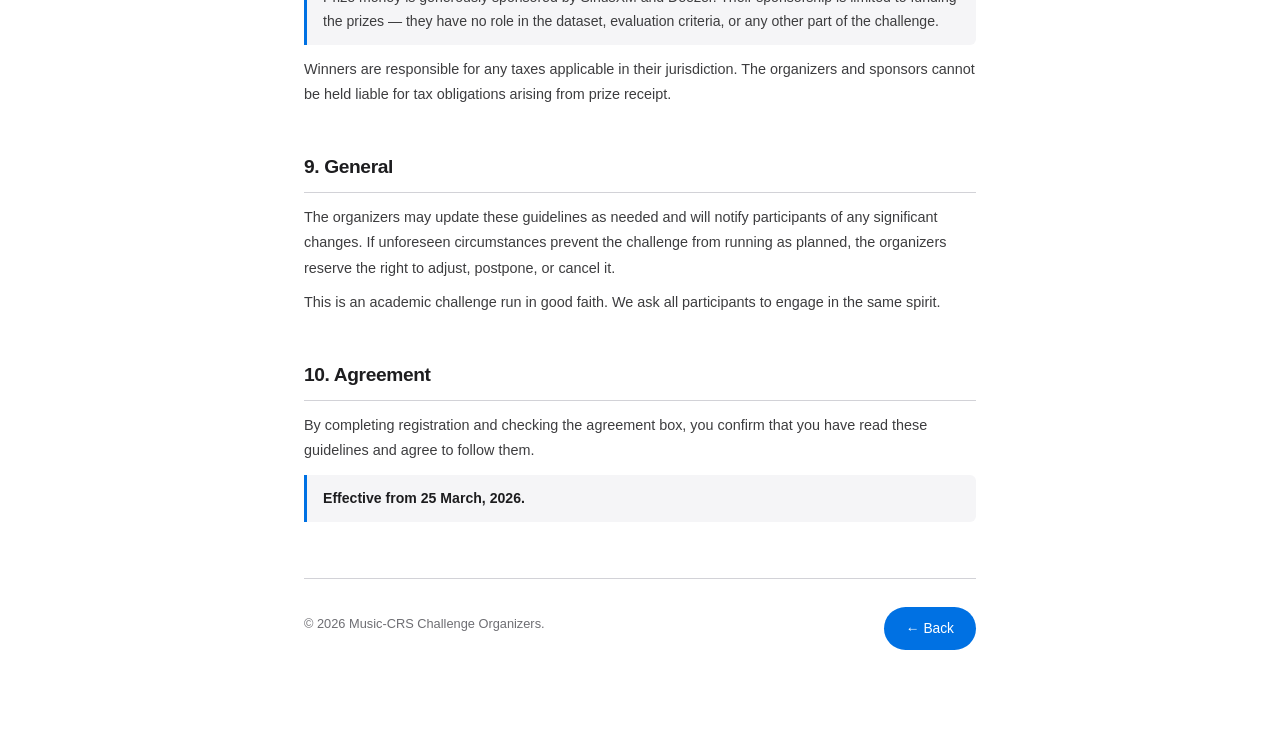
<file: terms.html>
<!DOCTYPE html>
<html lang="en">

<head>
  <meta charset="UTF-8" />
  <meta name="viewport" content="width=device-width, initial-scale=1.0" />
  <title>Terms and Conditions — Music-CRS Challenge 2026</title>
  <link rel="stylesheet" href="style.css" />
</head>

<body>
  <main class="terms-page">

    <a href="index.html" class="back-link">&#8592; Back</a>

    <div class="terms-toc">
      <h2>Contents</h2>
      <ol>
        <li><a href="#s1">Overview</a></li>
        <li><a href="#s2">Eligibility</a></li>
        <li><a href="#s3">Registration &amp; Participation</a></li>
        <li><a href="#s4">Dataset</a></li>
        <li><a href="#s5">Timeline</a></li>
        <li><a href="#s6">Submissions</a></li>
        <li><a href="#s7">Privacy</a></li>
        <li><a href="#s8">Awards</a></li>
        <li><a href="#s9">General</a></li>
        <li><a href="#s10">Agreement</a></li>
      </ol>
    </div>

    <article class="terms-article">

      <section id="s1">
        <h2>1. Overview</h2>
        <p>The <strong>Music-CRS Challenge 2026</strong> is an academic research competition co-located with ACM RecSys
          2026. It is organized by the challenge organizing committee ("Organizer") with the goal of advancing research
          in conversational music recommendation.</p>
        <p>These guidelines describe the rules of participation. By registering, you agree to follow them. If you have
          any questions, please reach out to the organizers directly.</p>
      </section>

      <section id="s2">
        <h2>2. Eligibility</h2>
        <ol type="I">
          <li>The challenge is open to anyone — researchers, students, and practitioners — unless they are directly
            involved in the organization of the challenge.</li>
          <li>Participants are responsible for making sure their participation does not conflict with any obligations
            they may have (e.g., employer agreements). The organizers cannot be held responsible for any such conflicts.
          </li>
          <li>Participants must comply with the laws applicable in their jurisdiction.</li>
        </ol>
      </section>

      <section id="s3">
        <h2>3. Registration &amp; Participation</h2>
        <h3>a. Accounts</h3>
        <ol type="I">
          <li>One account per participant. Multiple accounts will result in disqualification.</li>
          <li>Each team registers one account and submits from that account only.</li>
          <li>Registrations are reviewed manually — please fill in your profile as completely as possible.</li>
        </ol>
        <h3>b. Teams</h3>
        <ol type="I">
          <li>Maximum team size is <strong>10 members</strong>.</li>
          <li>Only one team member may make submissions. Team mergers must be reported to the organizers before the
            challenge ends.</li>
        </ol>
        <h3>c. Tracks</h3>
        <p>There are two participation tracks:</p>
        <ul>
          <li><strong>Academic Track</strong> — at least 50% of team members are currently enrolled students or academic
            staff.</li>
          <li><strong>Industry Track</strong> — all other teams.</li>
        </ul>
        <p>Academic teams must indicate their track at registration. Both tracks are ranked separately based on the
          final Blind B leaderboard.</p>
        <h3>d. Conduct</h3>
        <ol type="I">
          <li>Please be respectful and honest. Cheating, plagiarism, or gaming the evaluation in bad faith will result
            in disqualification.</li>
          <li>Code and data should not be shared outside your team, unless you share it openly with all participants on
            the forum.</li>
        </ol>
      </section>

      <section id="s4">
        <h2>4. Dataset</h2>
        <p><strong>TalkPlayData-Challenge</strong> is a large-scale synthetic multi-turn dialogue dataset grounded in
          real music listening histories, with pre-extracted multimodal track and user embeddings provided.
          conversational music recommendation. It was developed independently by the academic research team organizing
          this challenge.</p>
        <div class="terms-highlight">
          <p><strong>Note:</strong> TalkPlayData-Challenge is a research dataset with no affiliation to Deezer or
            SiriusXM. It
            does not contain or represent any proprietary data from either company. Deezer and SiriusXM are involved
            solely as prize sponsors.</p>
        </div>
        <p>Four splits are provided:</p>
        <ul>
          <li><strong>Train</strong> &amp; <strong>Development</strong> — released 10 April 2026, ground truth provided.
          </li>
          <li><strong>Blind A</strong> — released 10 April 2026, ground truth withheld.</li>
          <li><strong>Blind B</strong> — released 23 June 2026, ground truth withheld. Blind B determines final rankings.
          </li>
        </ul>
        <p>The dataset is released under <strong>CC BY-NC 4.0</strong> for non-commercial research use only. Please do
          not redistribute it outside the challenge.</p>
      </section>

      <section id="s5">
        <h2>5. Timeline</h2>
        <p>Dates are tentative and subject to change. Please check the website for the latest schedule.</p>
        <ul>
          <li><strong>31 March 2026</strong> — Website online.</li>
          <li><strong>10 April 2026</strong> — Start RecSys Challenge — Release dataset (Train, Development, Blind A).
          </li>
          <li><strong>17 April 2026</strong> — Submission System Open — Leaderboard live (with Blind A dataset).</li>
          <li><strong>23 June 2026</strong> — Blind Dataset B released, Activate submission system for Blind B dataset.
          </li>
          <li><strong>30 June 2026</strong> — End RecSys Challenge.</li>
          <li><strong>10 July 2026</strong> — Final Leaderboard &amp; Winners — EasyChair open for submissions.</li>
          <li><strong>22 July 2026</strong> — Paper Submission Due.</li>
          <li><strong>22 July 2026</strong> — Upload code of the final predictions.</li>
          <li><strong>5 August 2026</strong> — Paper Acceptance Notifications.</li>
          <li><strong>10 August 2026</strong> — Camera-Ready Papers.</li>
          <li><strong>September 2026</strong> — RecSys Challenge Workshop at ACM RecSys 2026.</li>
        </ul>
      </section>

      <section id="s6">
        <h2>6. Submissions</h2>
        <ol type="I">
          <li>Submissions must follow the format and deadlines described on the website. Late or malformed submissions
            will not be counted.</li>
          <li>Top-ranked teams may be asked to share their code so results can be verified.</li>
          <li>By submitting, you confirm that your work is your own and does not violate anyone else's intellectual
            property.</li>
        </ol>
      </section>

      <section id="s7">
        <h2>7. Privacy</h2>
        <ol type="I">
          <li>Registration information is collected solely for the purpose of running this challenge. It will not be
            shared with third parties except where necessary to administer the awards.</li>
          <li>You may use a team pseudonym on the public leaderboard. However, winners must share their real identity
            with the organizers to receive their prize.</li>
          <li>You can contact the organizers at any time to ask about, update, or delete your personal information.</li>
        </ol>
      </section>

      <section id="s8">
        <h2>8. Awards</h2>
        <p>The total prize pool is <strong>$2,000 USD</strong>. Winners are determined by the final <strong>Blind B
            leaderboard</strong>:</p>
        <ul>
          <li><strong>Academic Track — 1st Place:</strong> $1,000</li>
          <li><strong>Industry Track — 1st Place:</strong> $1,000</li>
        </ul>
        <div class="terms-highlight">
          <p>Prize money is generously sponsored by SiriusXM and Deezer. Their sponsorship is limited to funding the
            prizes — they have no role in the dataset, evaluation criteria, or any other part of the challenge.</p>
        </div>
        <p>Winners are responsible for any taxes applicable in their jurisdiction. The organizers and sponsors cannot be
          held liable for tax obligations arising from prize receipt.</p>
      </section>

      <section id="s9">
        <h2>9. General</h2>
        <p>The organizers may update these guidelines as needed and will notify participants of any significant changes.
          If unforeseen circumstances prevent the challenge from running as planned, the organizers reserve the right to
          adjust, postpone, or cancel it.</p>
        <p>This is an academic challenge run in good faith. We ask all participants to engage in the same spirit.</p>
      </section>

      <section id="s10">
        <h2>10. Agreement</h2>
        <p>By completing registration and checking the agreement box, you confirm that you have read these guidelines
          and agree to follow them.</p>
        <div class="terms-highlight">
          <p><strong>Effective from 25 March, 2026.</strong></p>
        </div>
      </section>

      <div class="terms-footer-nav">
        <p>&copy; 2026 Music-CRS Challenge Organizers.</p>
        <a href="index.html">← Back</a>
      </div>

    </article>
  </main>
</body>

</html>
</file>
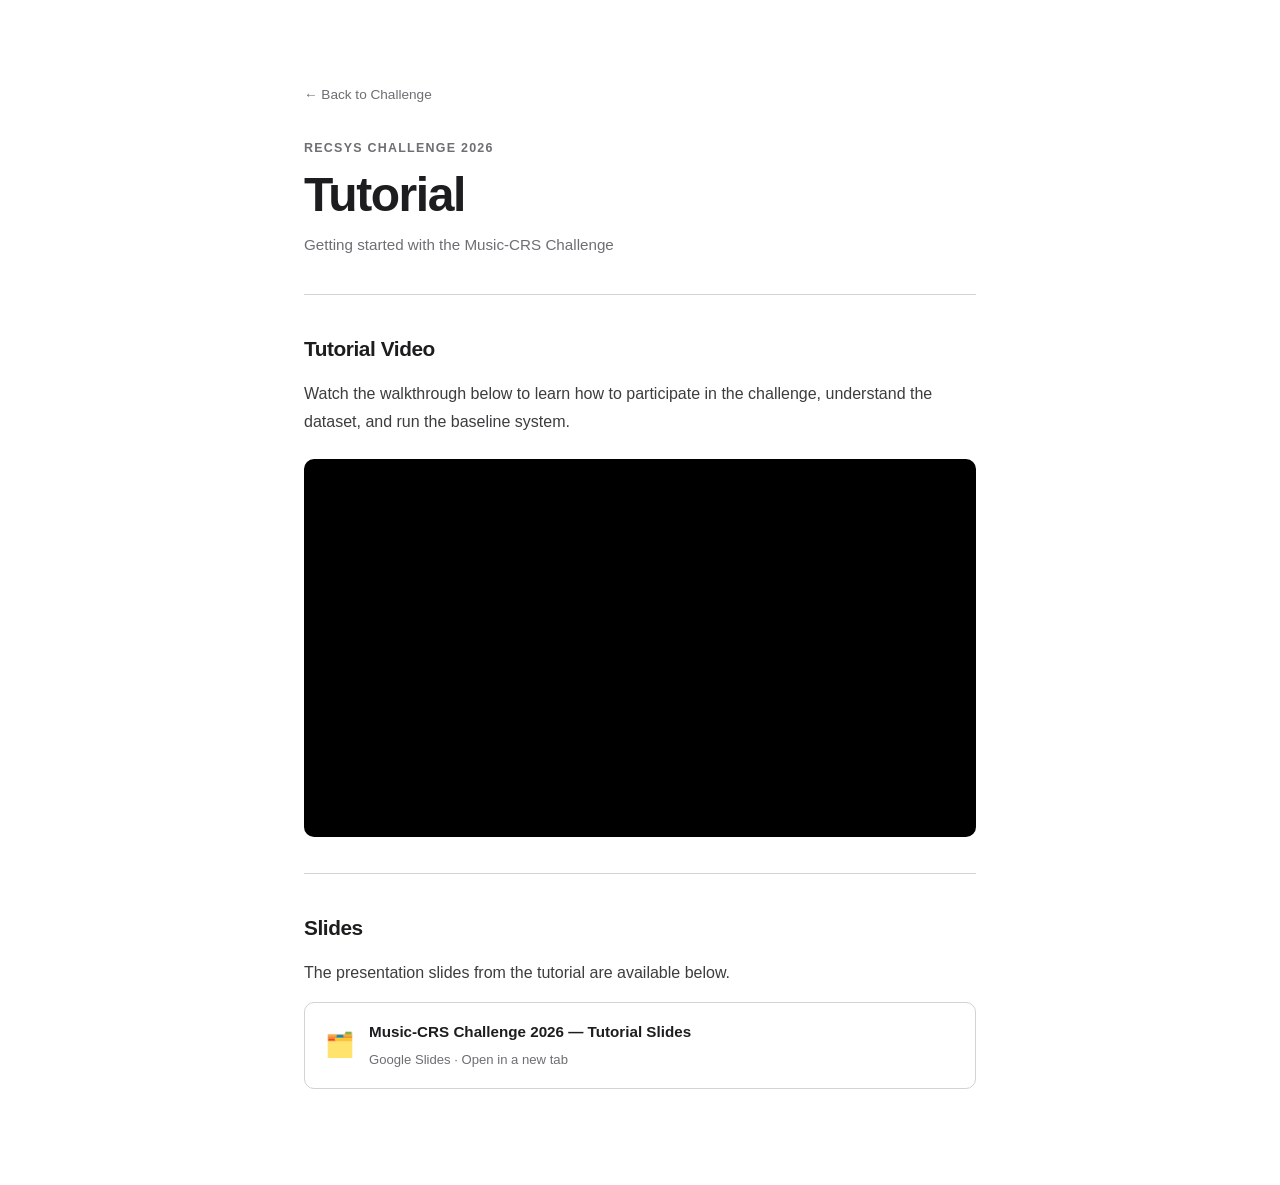
<file: tutorial.html>
<!DOCTYPE html>
<html lang="en">

<head>
  <meta charset="UTF-8" />
  <meta name="viewport" content="width=device-width, initial-scale=1.0" />
  <title>Tutorial — Music-CRS Challenge 2026</title>
  <link rel="stylesheet" href="style.css" />
  <style>
    .video-wrapper {
      position: relative;
      padding-bottom: 56.25%;
      height: 0;
      overflow: hidden;
      border-radius: 10px;
      background: #000;
      margin: 24px 0;
    }
    .video-wrapper iframe {
      position: absolute;
      top: 0; left: 0;
      width: 100%; height: 100%;
      border: none;
    }
    .resource-card {
      display: flex;
      align-items: center;
      gap: 14px;
      padding: 16px 20px;
      border: 1px solid #d2d2d7;
      border-radius: 10px;
      margin-top: 16px;
      transition: border-color 0.2s, box-shadow 0.2s;
    }
    .resource-card:hover {
      border-color: #0071e3;
      box-shadow: 0 2px 12px rgba(0,113,227,.12);
      text-decoration: none;
    }
    .resource-card-icon {
      font-size: 1.5rem;
      flex-shrink: 0;
    }
    .resource-card-text strong {
      display: block;
      font-size: 0.95rem;
      color: #1d1d1f;
    }
    .resource-card-text span {
      font-size: 0.82rem;
      color: #6e6e73;
    }
    .back-link {
      display: inline-flex;
      align-items: center;
      gap: 6px;
      font-size: 0.85rem;
      font-weight: 500;
      color: #6e6e73;
      margin-bottom: 32px;
    }
    .back-link:hover { color: #0071e3; text-decoration: none; }
  </style>
</head>

<body>

  <main class="page">

    <a href="index.html" class="back-link">← Back to Challenge</a>

    <header class="page-header">
      <p class="eyebrow">RecSys Challenge 2026</p>
      <h1>Tutorial</h1>
      <p class="subtitle">Getting started with the Music-CRS Challenge</p>
    </header>

    <hr />

    <section class="md-section">
      <h2>Tutorial Video</h2>
      <p>Watch the walkthrough below to learn how to participate in the challenge, understand the dataset, and run the baseline system.</p>

      <div class="video-wrapper">
        <iframe
          src="https://www.youtube.com/embed/5Sv6C8DA1Os"
          title="Music-CRS Challenge 2026 Tutorial"
          allow="accelerometer; autoplay; clipboard-write; encrypted-media; gyroscope; picture-in-picture; web-share"
          allowfullscreen>
        </iframe>
      </div>
    </section>

    <hr />

    <section class="md-section">
      <h2>Slides</h2>
      <p>The presentation slides from the tutorial are available below.</p>

      <a
        class="resource-card"
        href="https://docs.google.com/presentation/d/130siaipq5mWDTWNp_SJJuXni9SaSaj51Mb75hgRuWrg/edit?usp=sharing"
        target="_blank"
        rel="noopener noreferrer"
      >
        <span class="resource-card-icon">🗂️</span>
        <div class="resource-card-text">
          <strong>Music-CRS Challenge 2026 — Tutorial Slides</strong>
          <span>Google Slides · Open in a new tab</span>
        </div>
      </a>
    </section>

  </main>

</body>

</html>
</file>
<file: style.css>
/* ── Base ── */
*, *::before, *::after { box-sizing: border-box; margin: 0; padding: 0; }

body {
  font-family: -apple-system, BlinkMacSystemFont, 'Helvetica Neue', Arial, sans-serif;
  font-size: 16px;
  line-height: 1.7;
  color: #1d1d1f;
  background: #fff;
  -webkit-font-smoothing: antialiased;
}

a { color: #0071e3; text-decoration: none; }
a:hover { text-decoration: underline; }

/* ── Page layout ── */
.page {
  max-width: 720px;
  margin: 0 auto;
  padding: 80px 24px 96px;
}

/* ── Typography ── */
.eyebrow {
  font-size: 0.78rem;
  font-weight: 600;
  letter-spacing: .1em;
  text-transform: uppercase;
  color: #6e6e73;
  margin-bottom: 10px;
}

.page-header { margin-bottom: 12px; }

h1 {
  font-size: clamp(2rem, 5vw, 3rem);
  font-weight: 700;
  letter-spacing: -.03em;
  line-height: 1.1;
  margin-bottom: 10px;
}

.subtitle {
  font-size: 0.95rem;
  color: #6e6e73;
}

hr {
  border: none;
  border-top: 1px solid #d2d2d7;
  margin: 36px 0;
}

.md-section h2 {
  font-size: 1.3rem;
  font-weight: 700;
  letter-spacing: -.02em;
  margin-bottom: 14px;
}

.md-section h3 {
  font-size: 1rem;
  font-weight: 600;
  margin-top: 24px;
  margin-bottom: 8px;
  color: #1d1d1f;
}

.md-section p {
  color: #3d3d3f;
  margin-bottom: 12px;
}

.md-section ul,
.md-section ol {
  padding-left: 1.4rem;
  color: #3d3d3f;
  margin-bottom: 12px;
}

.md-section ul { list-style: disc; }
.md-section ol { list-style: decimal; }

.md-section li { margin-bottom: 4px; }

/* ── Table ── */
table {
  width: 100%;
  border-collapse: collapse;
  font-size: 0.9rem;
}

th, td {
  text-align: left;
  padding: 10px 14px;
  border-bottom: 1px solid #d2d2d7;
}

th {
  font-size: 0.75rem;
  font-weight: 600;
  text-transform: uppercase;
  letter-spacing: .07em;
  color: #6e6e73;
}

td { color: #3d3d3f; }
tr:last-child td { border-bottom: none; }

/* ── Actions ── */
.actions-section {
  display: flex;
  flex-direction: column;
  gap: 12px;
  align-items: flex-start;
  padding-top: 4px;
}
.action-buttons {
  display: flex;
  gap: 12px;
  align-items: center;
  flex-wrap: wrap;
}

.actions-before-about {
  margin-bottom: 32px;
}

.actions-before-about .btn-register,
.actions-before-about .btn-terms {
  padding: 8px 18px;
  font-size: .82rem;
}

.actions-before-about .btn-terms {
  border-color: #6e6e73;
  background: #6e6e73;
  color: #fff;
}

.actions-before-about .btn-terms:hover {
  border-color: #6e6e73;
  opacity: .85;
}

.btn-register {
  background: #0071e3;
  color: #fff;
  border: none;
  padding: 11px 24px;
  border-radius: 980px;
  font-size: 0.9rem;
  font-weight: 500;
  cursor: pointer;
  font-family: inherit;
  transition: opacity .2s;
}
.btn-register:hover { opacity: .85; }

.btn-terms {
  font-size: 0.9rem;
  color: #0071e3;
  border: 1px solid #d2d2d7;
  padding: 10px 22px;
  border-radius: 980px;
  transition: border-color .2s;
}
.btn-terms:hover { border-color: #0071e3; text-decoration: none; }

/* ── Modal ── */
.modal-overlay {
  display: none;
  position: fixed;
  inset: 0;
  z-index: 100;
  background: rgba(0,0,0,.4);
  backdrop-filter: blur(6px);
  align-items: center;
  justify-content: center;
  padding: 20px;
}
.modal-overlay.active { display: flex; }

.modal {
  background: #fff;
  border: 1px solid #d2d2d7;
  border-radius: 16px;
  width: 100%;
  max-width: 560px;
  max-height: 92vh;
  display: flex;
  flex-direction: column;
  position: relative;
  box-shadow: 0 20px 60px rgba(0,0,0,.15);
}

.modal-close {
  position: absolute;
  top: 13px; right: 15px;
  width: 26px; height: 26px;
  border-radius: 50%;
  background: #f5f5f7;
  border: none;
  color: #6e6e73;
  font-size: 1rem;
  display: flex; align-items: center; justify-content: center;
  cursor: pointer;
}
.modal-close:hover { background: #d2d2d7; }

.modal-header {
  padding: 26px 28px 18px;
  border-bottom: 1px solid #d2d2d7;
  flex-shrink: 0;
}
.modal-header h2 { font-size: 1.1rem; font-weight: 700; margin-bottom: 2px; }
.modal-header p { font-size: 0.82rem; color: #6e6e73; }

.reg-form {
  overflow-y: auto;
  padding: 22px 28px;
  flex: 1;
}

.form-section { margin-bottom: 24px; }
.form-section h3 {
  font-size: 0.7rem;
  font-weight: 600;
  text-transform: uppercase;
  letter-spacing: .1em;
  color: #6e6e73;
  margin-bottom: 14px;
  padding-bottom: 7px;
  border-bottom: 1px solid #d2d2d7;
}

.form-row { display: grid; grid-template-columns: 1fr 1fr; gap: 12px; }
.form-group { display: flex; flex-direction: column; gap: 5px; margin-bottom: 10px; }
.form-group label { font-size: 0.84rem; font-weight: 500; }
.req { color: #c0392b; }

.form-group input,
.form-group select {
  background: #f5f5f7;
  border: 1px solid #d2d2d7;
  border-radius: 8px;
  color: #1d1d1f;
  padding: 9px 11px;
  font-size: 0.88rem;
  font-family: inherit;
  width: 100%;
  transition: border-color .15s, box-shadow .15s;
}
.form-group input:focus,
.form-group select:focus {
  outline: none;
  border-color: #0071e3;
  box-shadow: 0 0 0 3px rgba(0,113,227,.1);
  background: #fff;
}
.form-group input::placeholder { color: #b0b0b8; }

.checkbox-group label {
  display: flex;
  gap: 8px;
  align-items: flex-start;
  font-weight: 400;
  font-size: 0.84rem;
  color: #3d3d3f;
  cursor: pointer;
}
.checkbox-group input[type="checkbox"] {
  width: 15px; height: 15px;
  flex-shrink: 0;
  margin-top: 2px;
  accent-color: #0071e3;
  cursor: pointer;
}

.form-actions {
  display: flex;
  gap: 10px;
  justify-content: flex-end;
  padding: 14px 28px;
  border-top: 1px solid #d2d2d7;
  flex-shrink: 0;
}

.btn-cancel {
  background: transparent;
  color: #6e6e73;
  border: 1px solid #d2d2d7;
  padding: 9px 18px;
  border-radius: 980px;
  font-size: 0.86rem;
  font-family: inherit;
  cursor: pointer;
}
.btn-cancel:hover { border-color: #6e6e73; }

.btn-submit {
  background: #0071e3;
  color: #fff;
  border: none;
  padding: 9px 20px;
  border-radius: 980px;
  font-size: 0.86rem;
  font-family: inherit;
  cursor: pointer;
  transition: opacity .2s;
}
.btn-submit:hover { opacity: .85; }

.reg-success {
  padding: 48px 28px;
  text-align: center;
}
.success-mark {
  font-size: 2rem;
  color: #1d7a4e;
  margin-bottom: 12px;
}
.reg-success h3 { font-size: 1.1rem; font-weight: 700; margin-bottom: 10px; }
.reg-success p { font-size: 0.88rem; color: #6e6e73; margin-bottom: 24px; }
.hidden { display: none !important; }

/* ── Terms page ── */
.terms-page {
  max-width: 720px;
  margin: 0 auto;
  padding: 72px 24px 96px;
}

.back-link {
  display: inline-block;
  font-size: 0.86rem;
  color: #0071e3;
  margin-bottom: 32px;
}
.back-link:hover { text-decoration: underline; }

.terms-page-header { margin-bottom: 40px; padding-bottom: 32px; border-bottom: 1px solid #d2d2d7; }
.terms-page-header h1 { font-size: clamp(1.6rem, 4vw, 2.4rem); font-weight: 700; letter-spacing: -.03em; margin-bottom: 8px; }
.terms-page-header p { font-size: 0.92rem; color: #6e6e73; }
.terms-meta { display: flex; gap: 24px; flex-wrap: wrap; margin-top: 14px; font-size: 0.82rem; color: #6e6e73; }
.terms-meta strong { color: #1d1d1f; }

.terms-toc {
  background: #f5f5f7;
  border: 1px solid #d2d2d7;
  border-radius: 10px;
  padding: 20px 24px;
  margin-bottom: 44px;
}
.terms-toc h2 { font-size: 0.7rem; font-weight: 600; text-transform: uppercase; letter-spacing: .1em; color: #6e6e73; margin-bottom: 12px; }
.terms-toc ol { list-style: decimal; padding-left: 1.2rem; display: grid; grid-template-columns: 1fr 1fr; gap: 5px 28px; }
.terms-toc ol li { font-size: 0.86rem; }

.terms-article section { padding: 0; margin-bottom: 44px; }
.terms-article h2 { font-size: 1.2rem; font-weight: 700; letter-spacing: -.02em; margin-bottom: 12px; padding-bottom: 8px; border-bottom: 1px solid #d2d2d7; }
.terms-article h3 { font-size: 0.92rem; font-weight: 600; margin: 16px 0 7px; }
.terms-article p { font-size: 0.9rem; color: #3d3d3f; line-height: 1.75; margin-bottom: 9px; }
.terms-article ol { list-style: upper-roman; padding-left: 1.4rem; margin-bottom: 9px; }
.terms-article ol li { font-size: 0.9rem; color: #3d3d3f; line-height: 1.75; margin-bottom: 7px; }
.terms-article ul { list-style: disc; padding-left: 1.2rem; margin-bottom: 9px; }
.terms-article ul li { font-size: 0.9rem; color: #3d3d3f; line-height: 1.75; margin-bottom: 5px; }
.terms-article strong { color: #1d1d1f; }

.terms-highlight {
  background: #f5f5f7;
  border-left: 3px solid #0071e3;
  padding: 11px 16px;
  border-radius: 0 6px 6px 0;
  margin: 12px 0;
}
.terms-highlight p { margin-bottom: 0; font-size: 0.88rem; }

.terms-footer-nav {
  display: flex;
  justify-content: space-between;
  align-items: center;
  border-top: 1px solid #d2d2d7;
  padding-top: 28px;
  margin-top: 56px;
  flex-wrap: wrap;
  gap: 14px;
}
.terms-footer-nav p { font-size: 0.8rem; color: #6e6e73; }
.terms-footer-nav a {
  background: #0071e3;
  color: #fff;
  border: none;
  padding: 10px 22px;
  border-radius: 980px;
  font-size: 0.86rem;
  font-weight: 500;
}
.terms-footer-nav a:hover { opacity: .85; text-decoration: none; }

/* ── Terms checkbox ── */
.terms-checkbox {
  display: flex;
  align-items: center;
  gap: 8px;
  font-size: 0.9rem;
  color: #3a3a3c;
  cursor: pointer;
  user-select: none;
}
.terms-checkbox input[type="checkbox"] {
  width: 16px;
  height: 16px;
  flex-shrink: 0;
  cursor: pointer;
  accent-color: #0071e3;
}
.terms-notice {
  font-size: 0.75rem;
  color: #8e8e93;
  margin-bottom: 8px;
}
.terms-notice a {
  color: #0071e3;
  text-decoration: underline;
}
.register-footnote {
  font-size: 0.8rem;
  color: #8e8e93;
  margin-top: 6px;
}
.btn-register.disabled {
  background: #b0c4de;
  pointer-events: none;
  cursor: not-allowed;
}
.btn-codabench {
  background: #6e6e73;
}
.btn-tutorial {
  background: #6e6e73;
}
.btn-results {
  background: #0071e3;
  padding: 13px 28px;
  font-size: .95rem;
  font-weight: 700;
  box-shadow: 0 6px 18px rgba(0, 113, 227, .25);
  transition: opacity .2s, transform .2s, box-shadow .2s;
}
.btn-results:hover {
  opacity: 1;
  text-decoration: none;
  transform: translateY(-1px);
  box-shadow: 0 8px 22px rgba(0, 113, 227, .32);
}
.terms-checkbox--disabled {
  opacity: 0.45;
  cursor: not-allowed;
}
.terms-checkbox--disabled input {
  cursor: not-allowed;
}

/* ── Timeline ── */
.timeline-table {
  width: 100%;
  border-collapse: collapse;
  font-size: 0.95rem;
}
.timeline-table tbody tr {
  border-bottom: 1px solid #e5e5ea;
}
.timeline-table tbody tr:last-child {
  border-bottom: none;
}
.tl-date {
  white-space: nowrap;
  font-weight: 600;
  color: #1d1d1f;
  padding: 12px 24px 12px 0;
  vertical-align: top;
  width: 130px;
}
.tl-event {
  color: #3a3a3c;
  padding: 12px 0;
  vertical-align: top;
}
.timeline-past .tl-date,
.timeline-past .tl-event {
  color: #8e8e93;
}

/* ── Footer ── */
.site-footer {
  border-top: 1px solid #d2d2d7;
  padding: 40px 24px;
  text-align: center;
}

.footer-label {
  font-size: 0.75rem;
  font-weight: 600;
  letter-spacing: .08em;
  text-transform: uppercase;
  color: #8e8e93;
  margin-bottom: 20px;
}

.footer-logos {
  display: flex;
  justify-content: center;
  align-items: center;
  gap: 40px;
  flex-wrap: wrap;
}

.footer-logos img {
  height: 40px;
  width: auto;
  object-fit: contain;
}

.footer-logos img:nth-child(1),
.footer-logos img:nth-child(2) {
  height: 60px;
}

/* ── Results page ── */
.results-page {
  max-width: 1180px;
  min-height: calc(100vh - 181px);
  margin: 0 auto;
  padding: 64px 24px 96px;
}

.results-header {
  margin-bottom: 48px;
}

.results-header h1 {
  margin-bottom: 12px;
}

.score-formula {
  max-width: 760px;
  margin-bottom: 7px;
  color: #8e8e93;
  font-size: .68rem;
  line-height: 1.5;
}

.distribution-section {
  margin-bottom: 56px;
}

.distribution-heading {
  display: flex;
  align-items: flex-end;
  justify-content: space-between;
  gap: 20px;
  margin-bottom: 18px;
}

.section-kicker {
  margin-bottom: 4px;
  color: #8e8e93;
  font-size: .68rem;
  font-weight: 700;
  letter-spacing: .09em;
  text-transform: uppercase;
}

.distribution-heading h2 {
  font-size: 1.3rem;
  line-height: 1.25;
  letter-spacing: -.02em;
}

.distribution-track-label {
  color: #8e8e93;
  font-size: .78rem;
}

.distribution-grid {
  display: grid;
  grid-template-columns: repeat(4, minmax(0, 1fr));
  gap: 12px;
}

.distribution-card {
  min-width: 0;
  padding: 18px 17px 14px;
  border: 1px solid #e2e2e7;
  border-radius: 12px;
  background: linear-gradient(145deg, #fff, #fafafd);
  box-shadow: 0 7px 24px rgba(0, 0, 0, .04);
}

.chart-card-heading {
  display: flex;
  align-items: baseline;
  justify-content: space-between;
  gap: 8px;
  margin-bottom: 18px;
}

.chart-card-heading h3 {
  overflow: hidden;
  color: #1d1d1f;
  font-size: .78rem;
  font-weight: 650;
  text-overflow: ellipsis;
  white-space: nowrap;
}

.chart-card-heading p {
  flex: 0 0 auto;
  color: #1d1d1f;
  font-size: .75rem;
  font-variant-numeric: tabular-nums;
  font-weight: 650;
}

.chart-card-heading p span {
  color: #9a9a9f;
  font-size: .64rem;
  font-weight: 500;
}

.bar-chart {
  display: flex;
  height: 92px;
  align-items: flex-end;
  gap: 3px;
  border-bottom: 1px solid #dedee3;
}

.distribution-bar {
  position: relative;
  flex: 1;
  min-width: 3px;
  border-radius: 3px 3px 0 0;
  background: #4c91e8;
  cursor: help;
  transition: filter .15s, transform .15s;
}

.distribution-bar:hover {
  z-index: 5;
  filter: brightness(.9);
  transform: scaleX(1.08);
}

.distribution-bar::after {
  position: absolute;
  z-index: 10;
  left: 50%;
  bottom: calc(100% + 7px);
  width: max-content;
  max-width: 180px;
  padding: 6px 8px;
  border-radius: 6px;
  background: #2c2c2e;
  box-shadow: 0 4px 12px rgba(0, 0, 0, .18);
  color: #fff;
  content: attr(data-tooltip);
  font-size: .65rem;
  line-height: 1.3;
  opacity: 0;
  pointer-events: none;
  transform: translate(-50%, 4px);
  transition: opacity .12s, transform .12s;
  white-space: nowrap;
}

.distribution-bar:hover::after {
  opacity: 1;
  transform: translate(-50%, 0);
}

.chart-purple .distribution-bar { background: #9a78df; }
.chart-green .distribution-bar { background: #4ba878; }
.chart-orange .distribution-bar { background: #e7974b; }

.chart-axis {
  display: flex;
  justify-content: space-between;
  padding-top: 6px;
  color: #a0a0a5;
  font-size: .61rem;
  font-variant-numeric: tabular-nums;
}

.leaderboard-section {
  border-top: 1px solid #d2d2d7;
  padding-top: 32px;
}

.leaderboard-heading {
  display: flex;
  align-items: flex-start;
  justify-content: space-between;
  gap: 20px;
  margin-bottom: 20px;
}

.leaderboard-heading h2 {
  font-size: 1.3rem;
  line-height: 1.25;
  letter-spacing: -.02em;
  margin-bottom: 5px;
}

.results-summary {
  color: #6e6e73;
  font-size: .84rem;
}

.final-badge {
  flex: 0 0 auto;
  border-radius: 980px;
  background: #eaf3ff;
  color: #0066cc;
  padding: 5px 12px;
  font-size: .7rem;
  font-weight: 700;
  letter-spacing: .08em;
  text-transform: uppercase;
}

.track-tabs {
  display: inline-flex;
  gap: 3px;
  margin-bottom: 16px;
  padding: 3px;
  border-radius: 9px;
  background: #f0f0f2;
}

.track-tab {
  min-width: 92px;
  border: 0;
  border-radius: 7px;
  background: transparent;
  color: #6e6e73;
  padding: 7px 14px;
  font-family: inherit;
  font-size: .8rem;
  font-weight: 600;
  cursor: pointer;
  transition: color .15s, background-color .15s, box-shadow .15s;
}

.track-tab:hover {
  color: #1d1d1f;
}

.track-tab.active {
  background: #fff;
  color: #1d1d1f;
  box-shadow: 0 1px 4px rgba(0, 0, 0, .12);
}

.track-tab:focus-visible {
  outline: 2px solid #0071e3;
  outline-offset: 1px;
}

.leaderboard-table-wrap {
  overflow-x: auto;
  border: 1px solid #d2d2d7;
  border-radius: 12px;
  box-shadow: 0 8px 30px rgba(0, 0, 0, .04);
  -webkit-overflow-scrolling: touch;
}

.leaderboard-table-wrap:focus-visible {
  outline: 3px solid rgba(0, 113, 227, .25);
  outline-offset: 3px;
}

.leaderboard-table {
  min-width: 1200px;
  font-size: .84rem;
}

.leaderboard-table thead {
  background: #f5f5f7;
}

.leaderboard-table th,
.leaderboard-table td {
  height: 58px;
  padding: 11px 13px;
  border-bottom-color: #e5e5ea;
  vertical-align: middle;
}

.leaderboard-table thead th {
  height: 54px;
  line-height: 1.35;
  white-space: nowrap;
}

.leaderboard-table .sortable-column {
  padding: 0;
}

.sort-button {
  display: flex;
  width: 100%;
  min-height: 54px;
  align-items: center;
  justify-content: flex-end;
  gap: 5px;
  border: 0;
  background: transparent;
  color: #6e6e73;
  padding: 8px 13px;
  font: inherit;
  font-size: .75rem;
  font-weight: 600;
  line-height: 1.35;
  letter-spacing: .07em;
  text-align: right;
  text-transform: uppercase;
  cursor: pointer;
}

.sort-button:hover,
.sort-button.active {
  color: #0066cc;
}

.sort-button:focus-visible {
  outline: 2px solid #0071e3;
  outline-offset: -3px;
  border-radius: 5px;
}

.sort-indicator {
  flex: 0 0 12px;
  color: #8e8e93;
  font-size: .82rem;
  letter-spacing: 0;
}

.sort-button.active .sort-indicator {
  color: #0071e3;
}

.leaderboard-table tbody tr {
  transition: background-color .15s ease;
}

.leaderboard-table tbody tr:hover {
  background: #f8faff;
}

.leaderboard-table tbody tr.under-review,
.leaderboard-table tbody tr.under-review:hover {
  background: #f2f2f4;
}

.leaderboard-table tbody tr.under-review th,
.leaderboard-table tbody tr.under-review td,
.leaderboard-table tbody tr.under-review .composite-value,
.leaderboard-table tbody tr.under-review .resource-link {
  color: #9a9a9f;
}

.leaderboard-table tbody tr.under-review {
  cursor: help;
}

.leaderboard-table tbody tr.under-review .team-name {
  position: relative;
}

.leaderboard-table tbody tr.under-review .team-name::after {
  position: absolute;
  z-index: 20;
  left: 12px;
  bottom: calc(100% - 5px);
  width: max-content;
  max-width: 260px;
  padding: 8px 11px;
  border: 1px solid rgba(255, 255, 255, .12);
  border-radius: 8px;
  background: #2c2c2e;
  box-shadow: 0 5px 16px rgba(0, 0, 0, .2);
  color: #fff;
  content: "Additional verification is currently in progress.";
  font-size: .72rem;
  font-weight: 500;
  line-height: 1.4;
  letter-spacing: 0;
  text-align: left;
  text-transform: none;
  white-space: normal;
  opacity: 0;
  pointer-events: none;
  transform: translateY(4px);
  transition: opacity .15s ease, transform .15s ease;
}

.leaderboard-table tbody tr.under-review:hover .team-name::after {
  opacity: 1;
  transform: translateY(0);
}

.leaderboard-table tbody tr:last-child th,
.leaderboard-table tbody tr:last-child td {
  border-bottom: none;
}

.leaderboard-table .rank-column {
  width: 52px;
  text-align: center;
  color: #8e8e93;
}

.leaderboard-table .team-name {
  width: 190px;
  color: #1d1d1f;
  font-size: .88rem;
  font-weight: 600;
  letter-spacing: 0;
  text-transform: none;
  white-space: nowrap;
}

.leaderboard-table .numeric-column {
  min-width: 112px;
  text-align: right;
  font-variant-numeric: tabular-nums;
}

.leaderboard-table .track-column {
  width: 104px;
  text-align: center;
  white-space: nowrap;
}

.track-badge {
  display: inline-block;
  border-radius: 980px;
  padding: 4px 9px;
  font-size: .68rem;
  font-weight: 650;
}

.track-academic {
  background: #eee9ff;
  color: #6542a6;
}

.track-industry {
  background: #e7f5ed;
  color: #26734d;
}

.track-baseline {
  background: #fff0d9;
  color: #9a5a00;
}

.leaderboard-table tbody tr.baseline-row,
.leaderboard-table tbody tr.baseline-row:hover {
  background: #fffaf2;
}

.leaderboard-table tbody tr.baseline-row .team-name {
  color: #8a5100;
}

.leaderboard-table .metric {
  color: #3d3d3f;
}

.leaderboard-table .score-column,
.leaderboard-table .composite-value {
  background: rgba(0, 113, 227, .035);
}

.leaderboard-table .composite-value {
  color: #0066cc;
  font-weight: 700;
}

.leaderboard-table .resource-column {
  width: 92px;
  text-align: center;
  white-space: nowrap;
}

.rank-medal {
  display: inline-grid;
  width: 26px;
  height: 26px;
  place-items: center;
  border-radius: 50%;
  color: #684c00;
  background: #f2cf66;
  font-size: .74rem;
  font-weight: 700;
}

.rank-2 .rank-medal {
  color: #55565a;
  background: #d9dadd;
}

.rank-3 .rank-medal {
  color: #70401f;
  background: #dca879;
}

.rank-number {
  font-variant-numeric: tabular-nums;
}

.resource-link {
  display: inline-block;
  color: #0071e3;
  font-size: .78rem;
  font-weight: 600;
}

.github-link {
  display: inline-flex;
  color: #1d1d1f;
  vertical-align: middle;
}

.github-link:hover {
  color: #0071e3;
}

.github-icon {
  width: 20px;
  height: 20px;
}

.unavailable {
  color: #c7c7cc;
}

.loading-cell {
  height: 140px !important;
  color: #8e8e93;
  text-align: center;
}

.scroll-hint {
  display: none;
  margin-top: 10px;
  color: #8e8e93;
  font-size: .75rem;
}

.results-error {
  margin-top: 14px;
  padding: 12px 15px;
  border-radius: 8px;
  background: #fff3f2;
  color: #9f2d25;
  font-size: .82rem;
}

.sr-only {
  position: absolute;
  width: 1px;
  height: 1px;
  padding: 0;
  margin: -1px;
  overflow: hidden;
  clip: rect(0, 0, 0, 0);
  white-space: nowrap;
  border: 0;
}

/* ── Responsive ── */
@media (max-width: 560px) {
  .form-row { grid-template-columns: 1fr; }
  .modal-header, .reg-form { padding: 18px 20px; }
  .form-actions { padding: 12px 20px; }
  .terms-toc ol { grid-template-columns: 1fr; }
  .terms-meta { flex-direction: column; gap: 6px; }
  .results-page { padding: 40px 16px 72px; }
  .results-header { margin-bottom: 36px; }
  .distribution-section { margin-bottom: 44px; }
  .distribution-grid { grid-template-columns: 1fr; }
  .distribution-card { padding-inline: 18px; }
  .bar-chart { height: 108px; }
  .leaderboard-heading { margin-bottom: 16px; }
  .track-tabs { display: flex; width: 100%; }
  .track-tab { flex: 1; min-width: 0; padding-inline: 8px; }
  .scroll-hint { display: block; }
}

@media (min-width: 561px) and (max-width: 1050px) {
  .distribution-grid { grid-template-columns: repeat(2, minmax(0, 1fr)); }
  .scroll-hint { display: block; }
}
</file>
